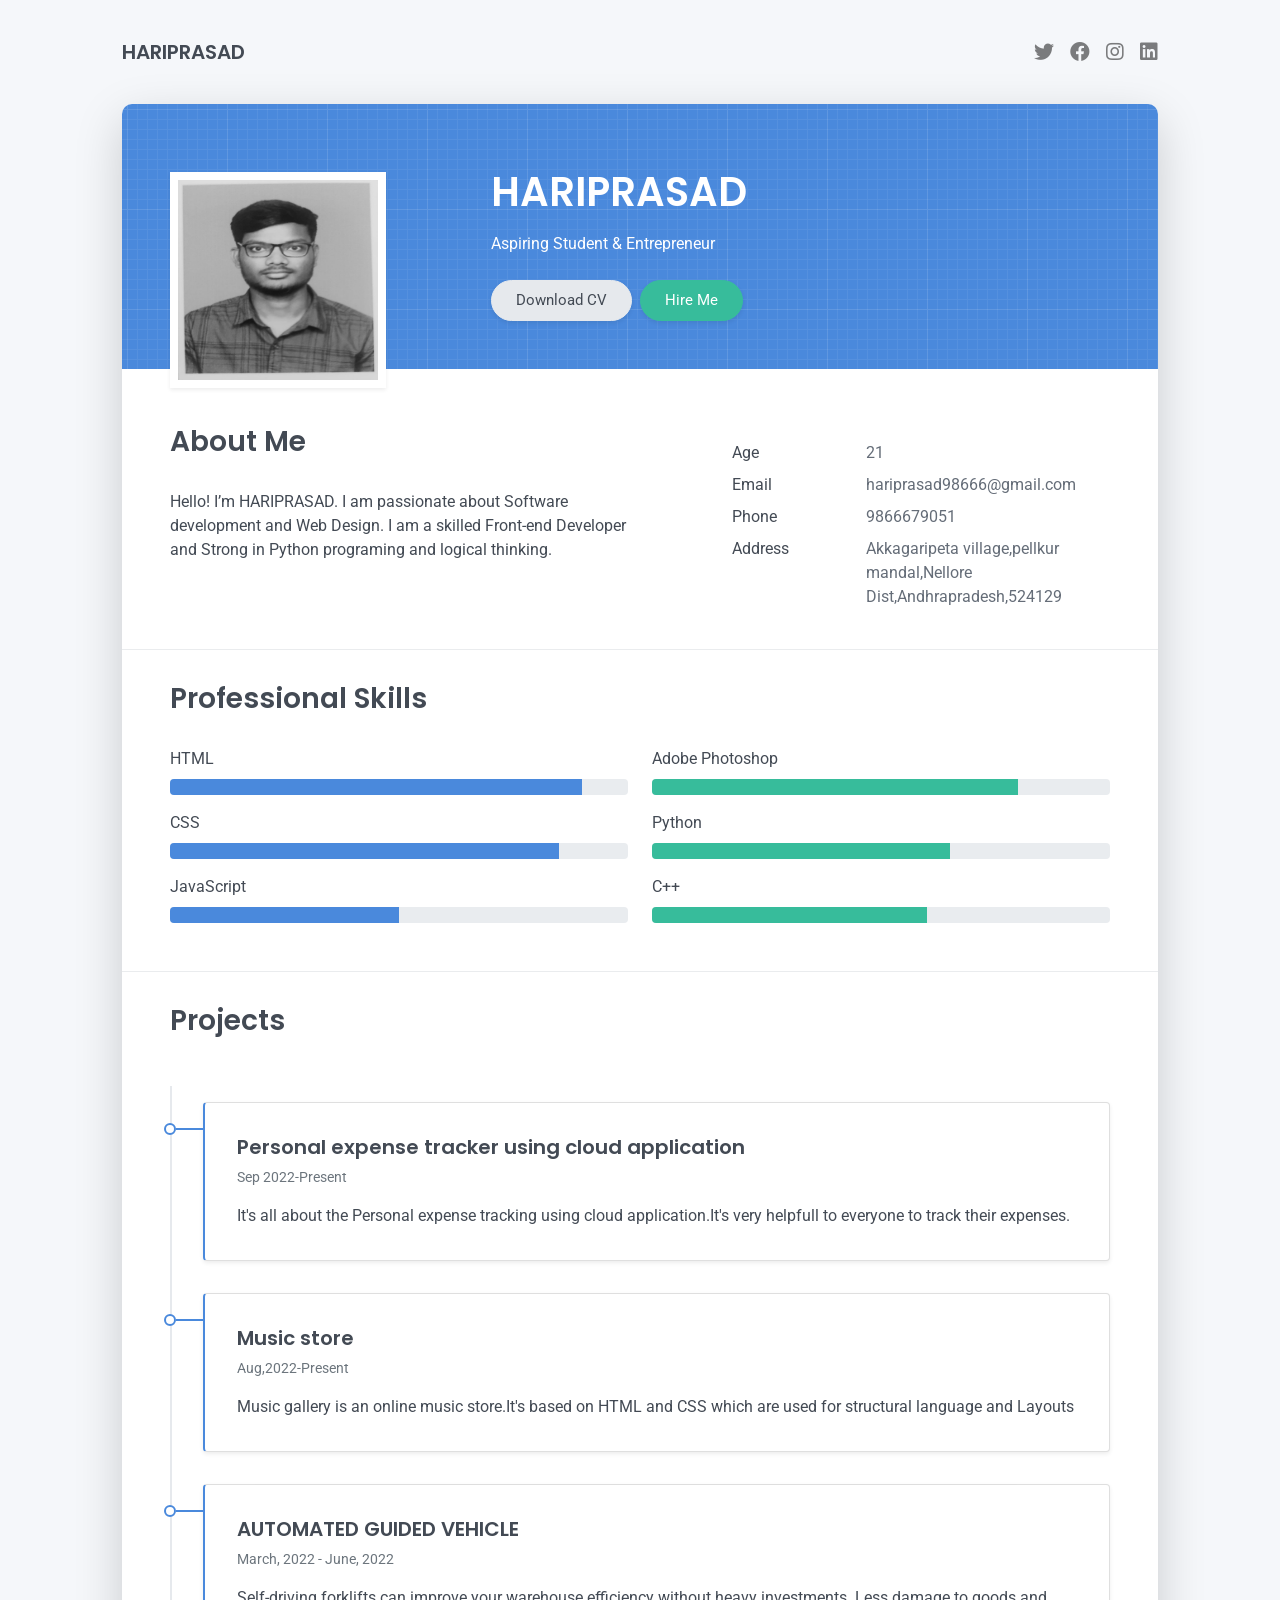
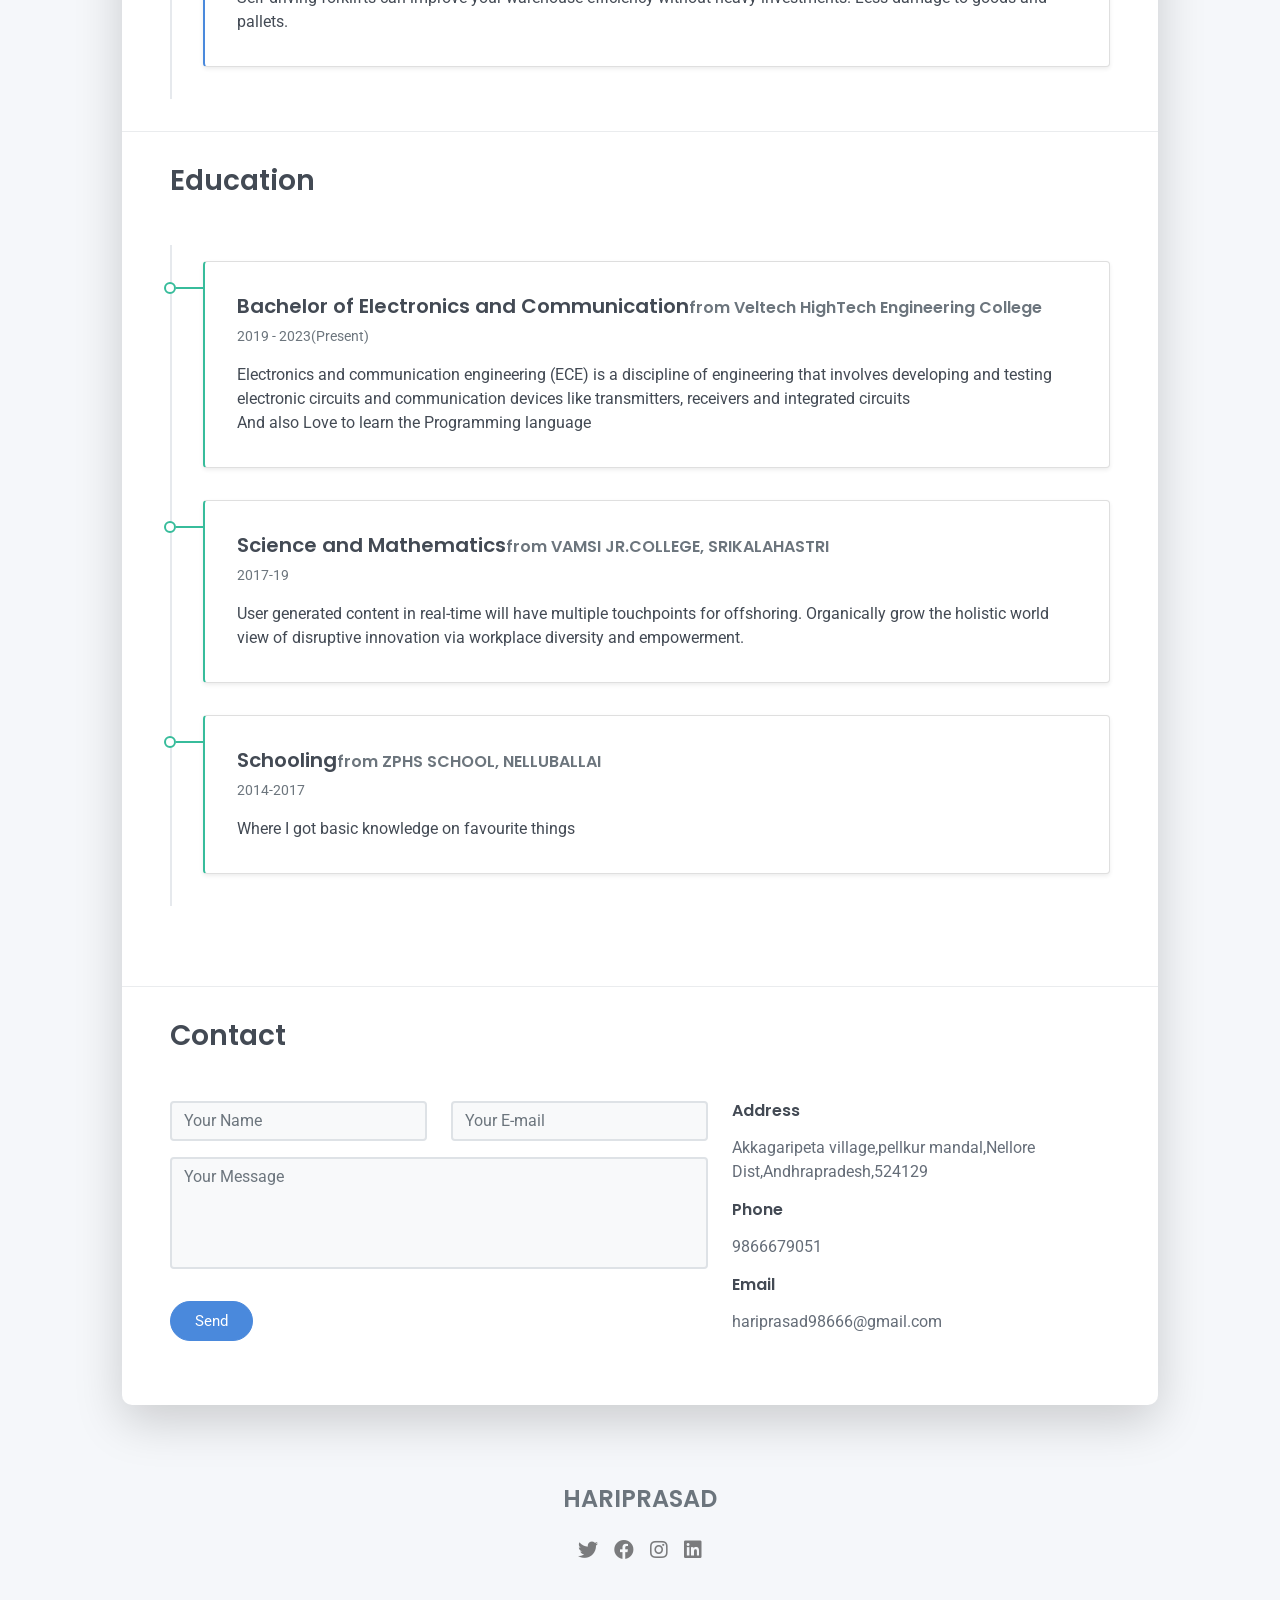
<file: Assignment1/Hari Assignment 1/index.html>
<!DOCTYPE html>
<html lang="en-US">
  <head>
    <meta charset="UTF-8">
    <meta http-equiv="X-UA-Compatible" content="IE=edge">
    <meta name="viewport" content="width=device-width, initial-scale=1">
    <title>HARIPRASAD</title>
    <link rel="preconnect" href="https://fonts.gstatic.com" crossorigin="crossorigin"/>
    <link rel="preload" as="style" href="https://fonts.googleapis.com/css2?family=Poppins:wght@600&amp;family=Roboto:wght@300;400;500;700&amp;display=swap"/>
    <link rel="stylesheet" href="https://fonts.googleapis.com/css2?family=Poppins:wght@600&amp;family=Roboto:wght@300;400;500;700&amp;display=swap" media="print" onload="this.media='all'"/>
    <noscript>
      <link rel="stylesheet" href="https://fonts.googleapis.com/css2?family=Poppins:wght@600&amp;family=Roboto:wght@300;400;500;700&amp;display=swap"/>
    </noscript>
    <link href="css/font-awesome/css/all.min.css?ver=1.2.0" rel="stylesheet">
    <link href="css/bootstrap.min.css?ver=1.2.0" rel="stylesheet">
    <link href="css/aos.css?ver=1.2.0" rel="stylesheet">
    <link href="css/main.css?ver=1.2.0" rel="stylesheet">
    <noscript>
      <style type="text/css">
        [data-aos] {
            opacity: 1 !important;
            transform: translate(0) scale(1) !important;
        }
      </style>
    </noscript>
  </head>
  <body id="top">
    <header class="d-print-none">
      <div class="container text-center text-lg-left">
        <div class="py-3 clearfix">
          <h1 class="site-title mb-0">HARIPRASAD</h1>
          <div class="site-nav">
            <nav role="navigation">
              <ul class="nav justify-content-center">
                <li class="nav-item"><a class="nav-link" href="https://twitter.com/HariPra50368245?t=o59VBictCMjIFVO6HHezWg&s=08" title="Twitter"><i class="fab fa-twitter"></i><span class="menu-title sr-only">Twitter</span></a>
                </li>
                <li class="nav-item"><a class="nav-link" href="https://www.facebook.com/powerhari.darling" title="Facebook"><i class="fab fa-facebook"></i><span class="menu-title sr-only">Facebook</span></a>
                </li>
                <li class="nav-item"><a class="nav-link" href="https://www.instagram.com/hari._.single?r=nametag" title="Instagram"><i class="fab fa-instagram"></i><span class="menu-title sr-only">Instagram</span></a>
                </li>
                <li class="nav-item"><a class="nav-link" href="https://www.linkedin.com/in/thaidulapati-hari-prasad-285184237" title="linkedin"><i class="fab fa-linkedin"></i><span class="menu-title sr-only">Github</span></a>
                </li>
              </ul>
            </nav>
          </div>
        </div>
      </div>
    </header>
    <div class="page-content">
      <div class="container">
<div class="cover shadow-lg bg-white">
  <div class="cover-bg p-3 p-lg-4 text-white">
    <div class="row">
      <div class="col-lg-4 col-md-5">
        <div class="avatar hover-effect bg-white shadow-sm p-1"><img src="images/Hari Prasad.jpeg" width="200" height="200"/></div>
      </div>
      <div class="col-lg-8 col-md-7 text-center text-md-start">
        <h2 class="h1 mt-2" data-aos="fade-left" data-aos-delay="0">HARIPRASAD</h2>
        <p data-aos="fade-left" data-aos-delay="100">Aspiring Student & Entrepreneur</p>
        <div class="d-print-none" data-aos="fade-left" data-aos-delay="200"><a class="btn btn-light text-dark shadow-sm mt-1 me-1" href="right-resume.pdf" target="_blank">Download CV</a><a class="btn btn-success shadow-sm mt-1" href="#contact">Hire Me</a></div>
      </div>
    </div>
  </div>
  <div class="about-section pt-4 px-3 px-lg-4 mt-1">
    <div class="row">
      <div class="col-md-6">
        <h2 class="h3 mb-3">About Me</h2>
        <p>Hello! I’m HARIPRASAD. I am passionate about Software development and Web Design. I am a skilled Front-end Developer and Strong in Python programing and logical thinking.</p>
      </div>
      <div class="col-md-5 offset-md-1">
        <div class="row mt-2">
          <div class="col-sm-4">
            <div class="pb-1">Age</div>
          </div>
          <div class="col-sm-8">
            <div class="pb-1 text-secondary">21</div>
          </div>
          <div class="col-sm-4">
            <div class="pb-1">Email</div>
          </div>
          <div class="col-sm-8">
            <div class="pb-1 text-secondary">hariprasad98666@gmail.com</div>
          </div>
          <div class="col-sm-4">
            <div class="pb-1">Phone</div>
          </div>
          <div class="col-sm-8">
            <div class="pb-1 text-secondary">9866679051</div>
          </div>
          <div class="col-sm-4">
            <div class="pb-1">Address</div>
          </div>
          <div class="col-sm-8">
            <div class="pb-1 text-secondary">Akkagaripeta village,pellkur mandal,Nellore Dist,Andhrapradesh,524129</div>
          </div>
        </div>
      </div>
    </div>
  </div>
  <hr class="d-print-none"/>
  <div class="skills-section px-3 px-lg-4">
    <h2 class="h3 mb-3">Professional Skills</h2>
    <div class="row">
      <div class="col-md-6">
        <div class="mb-2"><span>HTML</span>
          <div class="progress my-1">
            <div class="progress-bar bg-primary" role="progressbar" data-aos="zoom-in-right" data-aos-delay="100" data-aos-anchor=".skills-section" style="width: 90%" aria-valuenow="90" aria-valuemin="0" aria-valuemax="100"></div>
          </div>
        </div>
        <div class="mb-2"><span>CSS</span>
          <div class="progress my-1">
            <div class="progress-bar bg-primary" role="progressbar" data-aos="zoom-in-right" data-aos-delay="200" data-aos-anchor=".skills-section" style="width: 85%" aria-valuenow="85" aria-valuemin="0" aria-valuemax="100"></div>
          </div>
        </div>
        <div class="mb-2"><span>JavaScript</span>
          <div class="progress my-1">
            <div class="progress-bar bg-primary" role="progressbar" data-aos="zoom-in-right" data-aos-delay="100" data-aos-anchor=".skills-section" style="width: 50%" aria-valuenow="50" aria-valuemin="0" aria-valuemax="100"></div>
          </div>
        </div>
      </div>
      <div class="col-md-6">
        <div class="mb-2"><span>Adobe Photoshop</span>
          <div class="progress my-1">
            <div class="progress-bar bg-success" role="progressbar" data-aos="zoom-in-right" data-aos-delay="400" data-aos-anchor=".skills-section" style="width: 80%" aria-valuenow="90" aria-valuemin="0" aria-valuemax="100"></div>
          </div>
        </div>
        <div class="mb-2"><span>Python</span>
          <div class="progress my-1">
            <div class="progress-bar bg-success" role="progressbar" data-aos="zoom-in-right" data-aos-delay="500" data-aos-anchor=".skills-section" style="width: 65%" aria-valuenow="85" aria-valuemin="0" aria-valuemax="100"></div>
          </div>
        </div>
        <div class="mb-2"><span>C++</span>
          <div class="progress my-1">
            <div class="progress-bar bg-success" role="progressbar" data-aos="zoom-in-right" data-aos-delay="600" data-aos-anchor=".skills-section" style="width: 60%" aria-valuenow="75" aria-valuemin="0" aria-valuemax="100"></div>
          </div>
        </div>
      </div>
    </div>
  </div>
  <hr class="d-print-none"/>
  <div class="projects-section px-3 px-lg-4">
    <h2 class="h3 mb-4">Projects</h2>
    <div class="timeline">
      <div class="timeline-card timeline-card-primary card shadow-sm">
        <div class="card-body">
          <div class="h5 mb-1">Personal expense tracker using cloud application<span class="text-muted h6"></span></div>
          <div class="text-muted text-small mb-2">Sep 2022-Present</div>
          <div>It's all about the Personal expense tracking using cloud application.It's very helpfull to everyone to track their expenses.</div>
        </div>
      </div>
      <div class="timeline-card timeline-card-primary card shadow-sm">
        <div class="card-body">
          <div class="h5 mb-1">Music store <span class="text-muted h6"></span></div>
          <div class="text-muted text-small mb-2">Aug,2022-Present</div>
          <div>Music gallery is an online music store.It's based on HTML and CSS which are used for structural language and Layouts </div>
        </div>
      </div>
      <div class="timeline-card timeline-card-primary card shadow-sm">
        <div class="card-body">
          <div class="h5 mb-1">AUTOMATED GUIDED VEHICLE<span class="text-muted h6"></span></div>
          <div class="text-muted text-small mb-2">March, 2022 - June, 2022</div>
          <div>Self-driving forklifts can improve your warehouse efficiency without heavy investments. Less damage to goods and pallets.</div>
        </div>
      </div>
    </div>
  </div>
  <hr class="d-print-none"/>
  <div class="page-break"></div>
  <div class="education-section px-3 px-lg-4 pb-4">
    <h2 class="h3 mb-4">Education</h2>
    <div class="timeline">
      <div class="timeline-card timeline-card-success card shadow-sm">
        <div class="card-body">
          <div class="h5 mb-1">Bachelor of Electronics and Communication<span class="text-muted h6">from Veltech HighTech Engineering College</span></div>
          <div class="text-muted text-small mb-2">2019 - 2023(Present)</div>
          <div>Electronics and communication engineering (ECE) is a discipline of engineering that involves developing and testing electronic circuits and communication devices like transmitters, receivers and integrated circuits<br>And also Love to learn the Programming language</div>
        </div>
      </div>
      <div class="timeline-card timeline-card-success card shadow-sm">
        <div class="card-body">
          <div class="h5 mb-1">Science and Mathematics<span class="text-muted h6">from VAMSI JR.COLLEGE, SRIKALAHASTRI </span></div>
          <div class="text-muted text-small mb-2">2017-19</div>
          <div>User generated content in real-time will have multiple touchpoints for offshoring. Organically grow the holistic world view of disruptive innovation via workplace diversity and empowerment.</div>
        </div>
      </div>
      <div class="timeline-card timeline-card-success card shadow-sm">
        <div class="card-body">
          <div class="h5 mb-1">Schooling<span class="text-muted h6">from ZPHS SCHOOL, NELLUBALLAI </span></div>
          <div class="text-muted text-small mb-2">2014-2017</div>
          <div>Where I got basic knowledge on favourite things</div>
        </div>
      </div>
    </div>
  </div>
  <hr class="d-print-none"/>
  <div class="contant-section px-3 px-lg-4 pb-4" id="contact">
    <h2 class="h3 text mb-3">Contact</h2>
    <div class="row">
      <div class="col-md-7 d-print-none">
        <div class="my-2"><form action="https://formspree.io/your@email.com"
    method="POST">
  <div class="row">
    <div class="col-6">
      <input class="form-control" type="text" id="name" name="name" placeholder="Your Name" required>
    </div>
    <div class="col-6">
      <input class="form-control" type="email" id="email" name="_replyto" placeholder="Your E-mail" required>
    </div>
  </div>
  <div class="form-group my-2">
    <textarea class="form-control" style="resize: none;" id="message" name="message" rows="4"  placeholder="Your Message" required></textarea>
  </div>
  <button class="btn btn-primary mt-2" type="submit">Send</button>
</form>
        </div>
      </div>
      <div class="col">
        <div class="mt-2">
          <h3 class="h6">Address</h3>
          <div class="pb-2 text-secondary">Akkagaripeta village,pellkur mandal,Nellore Dist,Andhrapradesh,524129</div>
          <h3 class="h6">Phone</h3>
          <div class="pb-2 text-secondary">9866679051</div>
          <h3 class="h6">Email</h3>
          <div class="pb-2 text-secondary">hariprasad98666@gmail.com</div>
        </div>
      </div>
      <div class="col d-none d-print-block">
        <div class="mt-2">
          <div>
            <div class="mb-2">
              <div class="text-dark"><i class="fab fa-twitter mr-1"></i><span>https://twitter.com/HariPra50368245?t=o59VBictCMjIFVO6HHezWg&s=08</span>
              </div>
            </div>
            <div class="mb-2">
              <div class="text-dark"><i class="fab fa-facebook mr-1">https://www.facebook.com/powerhari.darling</i><span></span>
              </div>
            </div>
            <div class="mb-2">
              <div class="text-dark"><i class="fab fa-instagram mr-1">https://www.instagram.com/hari._.single?r=nametag</i><span></span>
              </div>
            </div>
            <div class="mb-2">
              <div class="text-dark"><i class="fab fa-linkedin mr-1">https://www.linkedin.com/in/thaidulapati-hari-prasad-285184237</i><span></span>
              </div>
            </div>
          </div>
        </div>
      </div>
    </div>
  </div>
</div></div>
    </div>
    <footer class="pt-4 pb-4 text-muted text-center d-print-none">
      <div class="container">
        <div class="my-3">
          <div class="h4">HARIPRASAD</div>
          <div class="footer-nav">
            <nav role="navigation">
              <ul class="nav justify-content-center">
                <li class="nav-item"><a class="nav-link" href="https://twitter.com/HariPra50368245?t=o59VBictCMjIFVO6HHezWg&s=08" title="Twitter"><i class="fab fa-twitter"></i><span class="menu-title sr-only">Twitter</span></a>
                </li>
                <li class="nav-item"><a class="nav-link" href="https://www.facebook.com/powerhari.darling" title="Facebook"><i class="fab fa-facebook"></i><span class="menu-title sr-only">Facebook</span></a>
                </li>
                <li class="nav-item"><a class="nav-link" href="https://www.instagram.com/hari._.single?r=nametag" title="Instagram"><i class="fab fa-instagram"></i><span class="menu-title sr-only">Instagram</span></a>
                </li>
                <li class="nav-item"><a class="nav-link" href="https://www.linkedin.com/in/thaidulapati-hari-prasad-285184237" title="linkedin"><i class="fab fa-linkedin"></i><span class="menu-title sr-only">linkedin</span></a>
                </li>
              </ul>
            </nav>
          </div>
        </div>
    </footer>
    <script src="scripts/bootstrap.bundle.min.js?ver=1.2.0"></script>
    <script src="scripts/aos.js?ver=1.2.0"></script>
    <script src="scripts/main.js?ver=1.2.0"></script>
  </body>
</html>
</file>
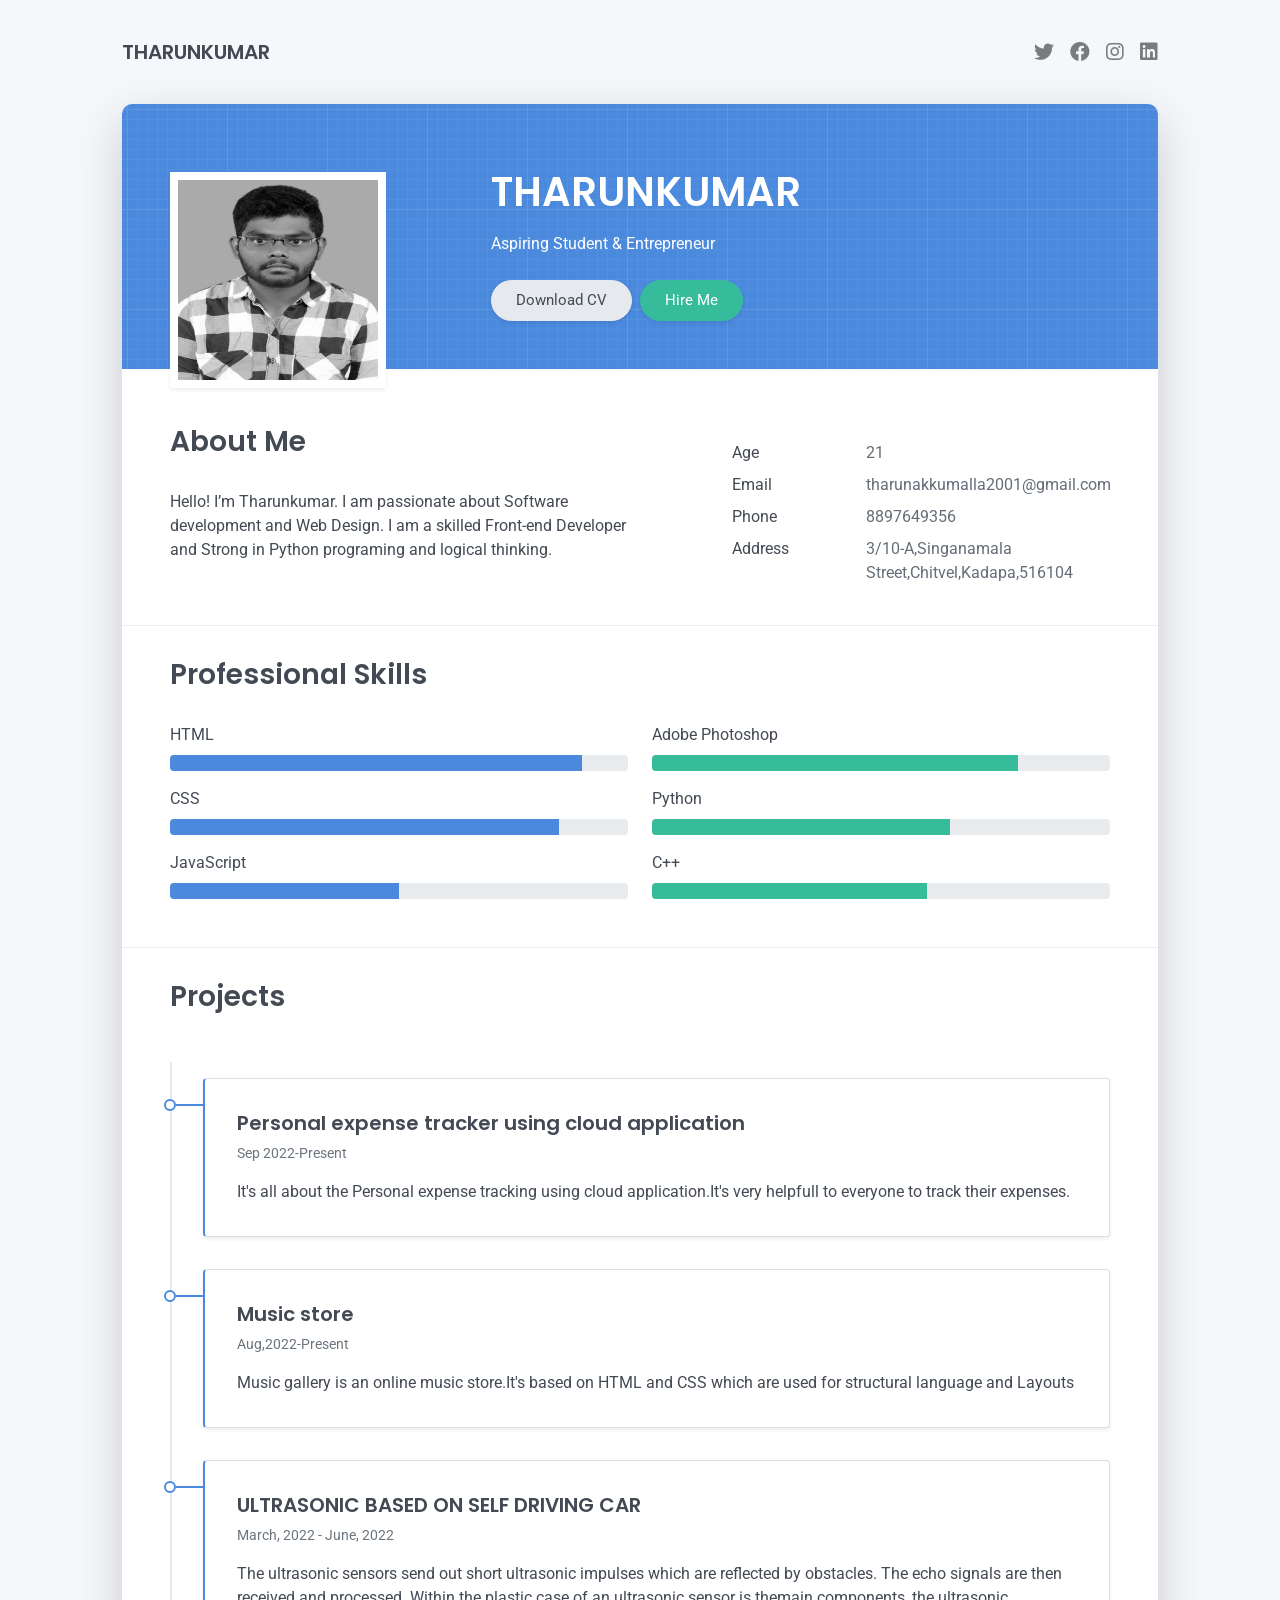
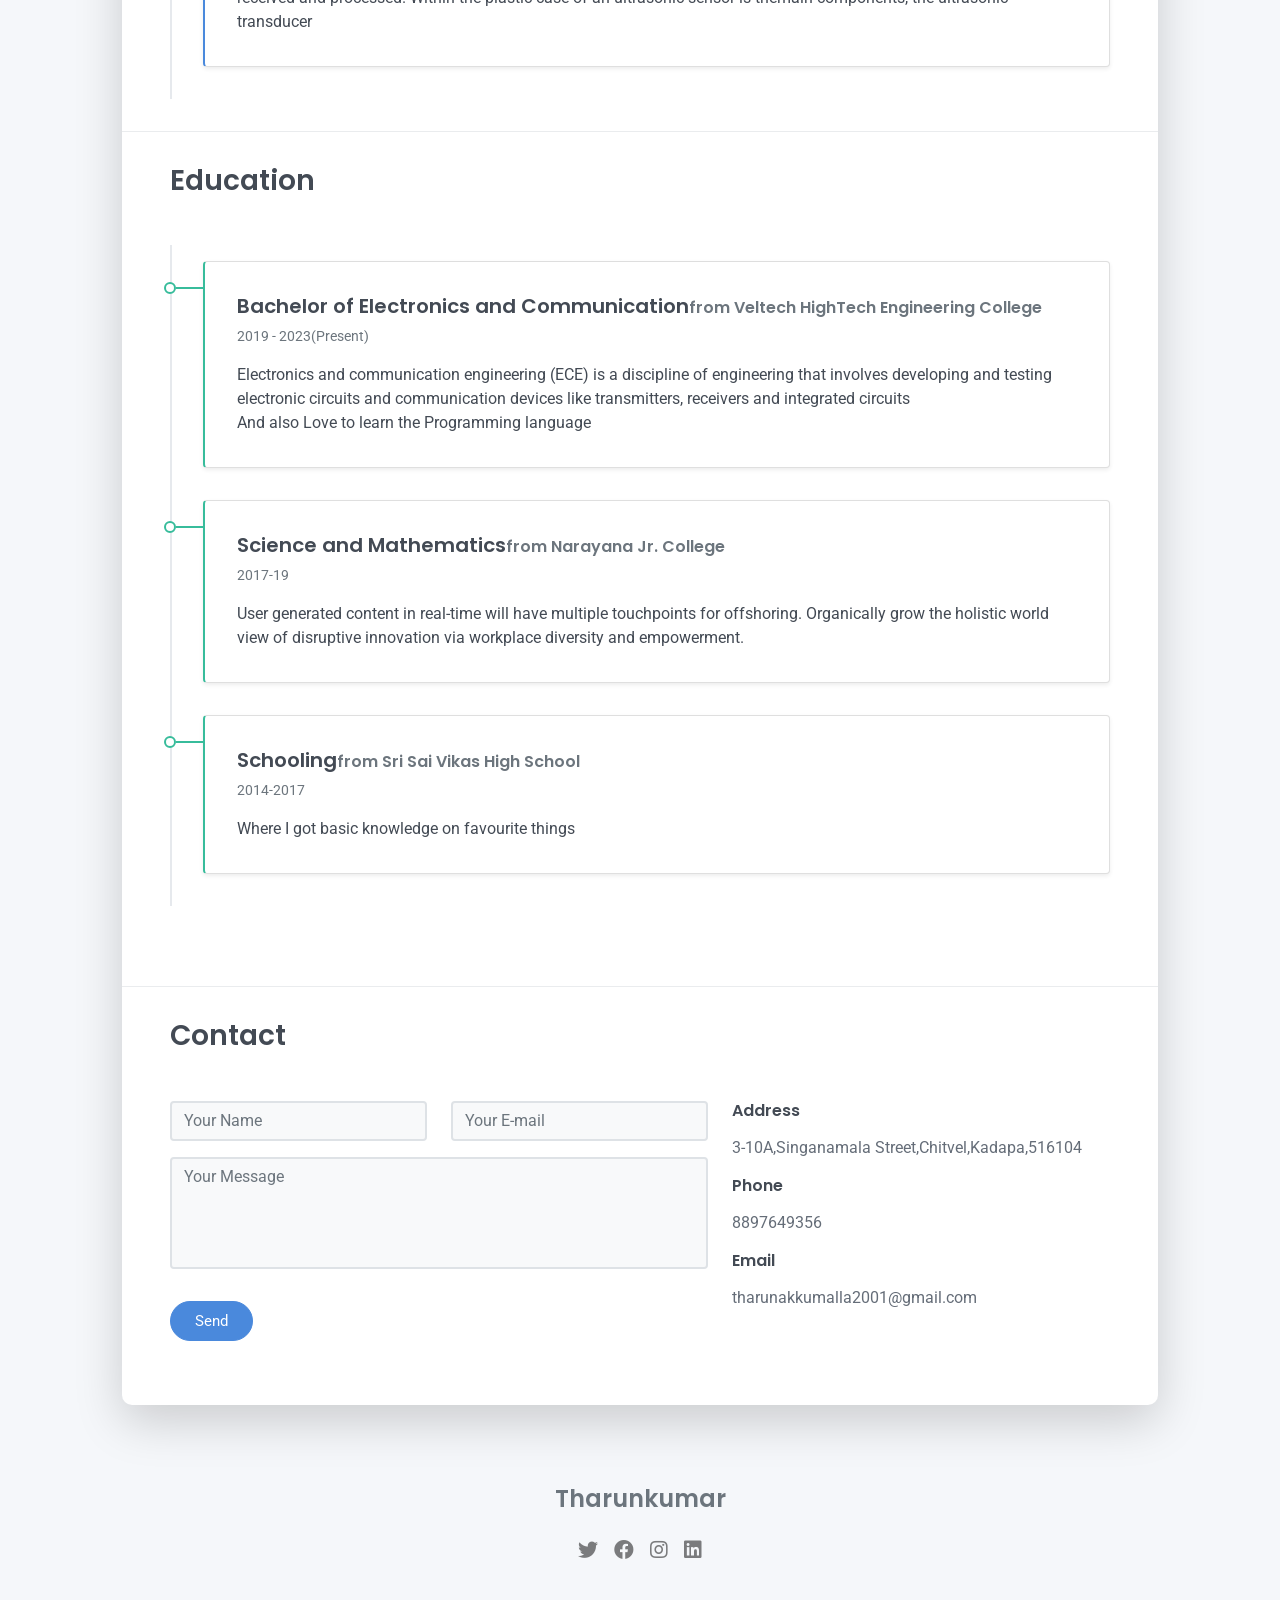
<file: Assignment1/Tharunkumar Assignment 1/index.html>
<!DOCTYPE html>
<html lang="en-US">
  <head>
    <meta charset="UTF-8">
    <meta http-equiv="X-UA-Compatible" content="IE=edge">
    <meta name="viewport" content="width=device-width, initial-scale=1">
    <title>Tharun Kumar </title>
    <link rel="preconnect" href="https://fonts.gstatic.com" crossorigin="crossorigin"/>
    <link rel="preload" as="style" href="https://fonts.googleapis.com/css2?family=Poppins:wght@600&amp;family=Roboto:wght@300;400;500;700&amp;display=swap"/>
    <link rel="stylesheet" href="https://fonts.googleapis.com/css2?family=Poppins:wght@600&amp;family=Roboto:wght@300;400;500;700&amp;display=swap" media="print" onload="this.media='all'"/>
    <noscript>
      <link rel="stylesheet" href="https://fonts.googleapis.com/css2?family=Poppins:wght@600&amp;family=Roboto:wght@300;400;500;700&amp;display=swap"/>
    </noscript>
    <link href="css/font-awesome/css/all.min.css?ver=1.2.0" rel="stylesheet">
    <link href="css/bootstrap.min.css?ver=1.2.0" rel="stylesheet">
    <link href="css/aos.css?ver=1.2.0" rel="stylesheet">
    <link href="css/main.css?ver=1.2.0" rel="stylesheet">
    <noscript>
      <style type="text/css">
        [data-aos] {
            opacity: 1 !important;
            transform: translate(0) scale(1) !important;
        }
      </style>
    </noscript>
  </head>
  <body id="top">
    <header class="d-print-none">
      <div class="container text-center text-lg-left">
        <div class="py-3 clearfix">
          <h1 class="site-title mb-0">THARUNKUMAR</h1>
          <div class="site-nav">
            <nav role="navigation">
              <ul class="nav justify-content-center">
                <li class="nav-item"><a class="nav-link" href="https://twitter.com/Tharun_1212" title="Twitter"><i class="fab fa-twitter"></i><span class="menu-title sr-only">Twitter</span></a>
                </li>
                <li class="nav-item"><a class="nav-link" href="https://www.facebook.com/tharun.akumalla.9" title="Facebook"><i class="fab fa-facebook"></i><span class="menu-title sr-only">Facebook</span></a>
                </li>
                <li class="nav-item"><a class="nav-link" href="https://www.instagram.com/tharunakkumalla/" title="Instagram"><i class="fab fa-instagram"></i><span class="menu-title sr-only">Instagram</span></a>
                </li>
                <li class="nav-item"><a class="nav-link" href="https://www.linkedin.com/in/tharunkumar2001/" title="linkedin"><i class="fab fa-linkedin"></i><span class="menu-title sr-only">Github</span></a>
                </li>
              </ul>
            </nav>
          </div>
        </div>
      </div>
    </header>
    <div class="page-content">
      <div class="container">
<div class="cover shadow-lg bg-white">
  <div class="cover-bg p-3 p-lg-4 text-white">
    <div class="row">
      <div class="col-lg-4 col-md-5">
        <div class="avatar hover-effect bg-white shadow-sm p-1"><img src="images/avatar.jpeg" width="200" height="200"/></div>
      </div>
      <div class="col-lg-8 col-md-7 text-center text-md-start">
        <h2 class="h1 mt-2" data-aos="fade-left" data-aos-delay="0">THARUNKUMAR</h2>
        <p data-aos="fade-left" data-aos-delay="100">Aspiring Student & Entrepreneur</p>
        <div class="d-print-none" data-aos="fade-left" data-aos-delay="200"><a class="btn btn-light text-dark shadow-sm mt-1 me-1" href="right-resume.pdf" target="_blank">Download CV</a><a class="btn btn-success shadow-sm mt-1" href="#contact">Hire Me</a></div>
      </div>
    </div>
  </div>
  <div class="about-section pt-4 px-3 px-lg-4 mt-1">
    <div class="row">
      <div class="col-md-6">
        <h2 class="h3 mb-3">About Me</h2>
        <p>Hello! I’m Tharunkumar. I am passionate about Software development and Web Design. I am a skilled Front-end Developer and Strong in Python programing and logical thinking.</p>
      </div>
      <div class="col-md-5 offset-md-1">
        <div class="row mt-2">
          <div class="col-sm-4">
            <div class="pb-1">Age</div>
          </div>
          <div class="col-sm-8">
            <div class="pb-1 text-secondary">21</div>
          </div>
          <div class="col-sm-4">
            <div class="pb-1">Email</div>
          </div>
          <div class="col-sm-8">
            <div class="pb-1 text-secondary">tharunakkumalla2001@gmail.com</div>
          </div>
          <div class="col-sm-4">
            <div class="pb-1">Phone</div>
          </div>
          <div class="col-sm-8">
            <div class="pb-1 text-secondary">8897649356</div>
          </div>
          <div class="col-sm-4">
            <div class="pb-1">Address</div>
          </div>
          <div class="col-sm-8">
            <div class="pb-1 text-secondary">3/10-A,Singanamala Street,Chitvel,Kadapa,516104</div>
          </div>
        </div>
      </div>
    </div>
  </div>
  <hr class="d-print-none"/>
  <div class="skills-section px-3 px-lg-4">
    <h2 class="h3 mb-3">Professional Skills</h2>
    <div class="row">
      <div class="col-md-6">
        <div class="mb-2"><span>HTML</span>
          <div class="progress my-1">
            <div class="progress-bar bg-primary" role="progressbar" data-aos="zoom-in-right" data-aos-delay="100" data-aos-anchor=".skills-section" style="width: 90%" aria-valuenow="90" aria-valuemin="0" aria-valuemax="100"></div>
          </div>
        </div>
        <div class="mb-2"><span>CSS</span>
          <div class="progress my-1">
            <div class="progress-bar bg-primary" role="progressbar" data-aos="zoom-in-right" data-aos-delay="200" data-aos-anchor=".skills-section" style="width: 85%" aria-valuenow="85" aria-valuemin="0" aria-valuemax="100"></div>
          </div>
        </div>
        <div class="mb-2"><span>JavaScript</span>
          <div class="progress my-1">
            <div class="progress-bar bg-primary" role="progressbar" data-aos="zoom-in-right" data-aos-delay="100" data-aos-anchor=".skills-section" style="width: 50%" aria-valuenow="50" aria-valuemin="0" aria-valuemax="100"></div>
          </div>
        </div>
      </div>
      <div class="col-md-6">
        <div class="mb-2"><span>Adobe Photoshop</span>
          <div class="progress my-1">
            <div class="progress-bar bg-success" role="progressbar" data-aos="zoom-in-right" data-aos-delay="400" data-aos-anchor=".skills-section" style="width: 80%" aria-valuenow="90" aria-valuemin="0" aria-valuemax="100"></div>
          </div>
        </div>
        <div class="mb-2"><span>Python</span>
          <div class="progress my-1">
            <div class="progress-bar bg-success" role="progressbar" data-aos="zoom-in-right" data-aos-delay="500" data-aos-anchor=".skills-section" style="width: 65%" aria-valuenow="85" aria-valuemin="0" aria-valuemax="100"></div>
          </div>
        </div>
        <div class="mb-2"><span>C++</span>
          <div class="progress my-1">
            <div class="progress-bar bg-success" role="progressbar" data-aos="zoom-in-right" data-aos-delay="600" data-aos-anchor=".skills-section" style="width: 60%" aria-valuenow="75" aria-valuemin="0" aria-valuemax="100"></div>
          </div>
        </div>
      </div>
    </div>
  </div>
  <hr class="d-print-none"/>
  <div class="projects-section px-3 px-lg-4">
    <h2 class="h3 mb-4">Projects</h2>
    <div class="timeline">
      <div class="timeline-card timeline-card-primary card shadow-sm">
        <div class="card-body">
          <div class="h5 mb-1">Personal expense tracker using cloud application<span class="text-muted h6"></span></div>
          <div class="text-muted text-small mb-2">Sep 2022-Present</div>
          <div>It's all about the Personal expense tracking using cloud application.It's very helpfull to everyone to track their expenses.</div>
        </div>
      </div>
      <div class="timeline-card timeline-card-primary card shadow-sm">
        <div class="card-body">
          <div class="h5 mb-1">Music store <span class="text-muted h6"></span></div>
          <div class="text-muted text-small mb-2">Aug,2022-Present</div>
          <div>Music gallery is an online music store.It's based on HTML and CSS which are used for structural language and Layouts </div>
        </div>
      </div>
      <div class="timeline-card timeline-card-primary card shadow-sm">
        <div class="card-body">
          <div class="h5 mb-1">ULTRASONIC BASED ON SELF DRIVING CAR <span class="text-muted h6"></span></div>
          <div class="text-muted text-small mb-2">March, 2022 - June, 2022</div>
          <div>The ultrasonic sensors send out short ultrasonic impulses which are reflected by obstacles. The echo signals are then received and processed. Within the plastic case of an ultrasonic sensor is themain components, the ultrasonic transducer</div>
        </div>
      </div>
    </div>
  </div>
  <hr class="d-print-none"/>
  <div class="page-break"></div>
  <div class="education-section px-3 px-lg-4 pb-4">
    <h2 class="h3 mb-4">Education</h2>
    <div class="timeline">
      <div class="timeline-card timeline-card-success card shadow-sm">
        <div class="card-body">
          <div class="h5 mb-1">Bachelor of Electronics and Communication<span class="text-muted h6">from Veltech HighTech Engineering College</span></div>
          <div class="text-muted text-small mb-2">2019 - 2023(Present)</div>
          <div>Electronics and communication engineering (ECE) is a discipline of engineering that involves developing and testing electronic circuits and communication devices like transmitters, receivers and integrated circuits<br>And also Love to learn the Programming language</div>
        </div>
      </div>
      <div class="timeline-card timeline-card-success card shadow-sm">
        <div class="card-body">
          <div class="h5 mb-1">Science and Mathematics<span class="text-muted h6">from Narayana Jr. College</span></div>
          <div class="text-muted text-small mb-2">2017-19</div>
          <div>User generated content in real-time will have multiple touchpoints for offshoring. Organically grow the holistic world view of disruptive innovation via workplace diversity and empowerment.</div>
        </div>
      </div>
      <div class="timeline-card timeline-card-success card shadow-sm">
        <div class="card-body">
          <div class="h5 mb-1">Schooling<span class="text-muted h6">from Sri Sai Vikas High School</span></div>
          <div class="text-muted text-small mb-2">2014-2017</div>
          <div>Where I got basic knowledge on favourite things</div>
        </div>
      </div>
    </div>
  </div>
  <hr class="d-print-none"/>
  <div class="contant-section px-3 px-lg-4 pb-4" id="contact">
    <h2 class="h3 text mb-3">Contact</h2>
    <div class="row">
      <div class="col-md-7 d-print-none">
        <div class="my-2"><form action="https://formspree.io/your@email.com"
    method="POST">
  <div class="row">
    <div class="col-6">
      <input class="form-control" type="text" id="name" name="name" placeholder="Your Name" required>
    </div>
    <div class="col-6">
      <input class="form-control" type="email" id="email" name="_replyto" placeholder="Your E-mail" required>
    </div>
  </div>
  <div class="form-group my-2">
    <textarea class="form-control" style="resize: none;" id="message" name="message" rows="4"  placeholder="Your Message" required></textarea>
  </div>
  <button class="btn btn-primary mt-2" type="submit">Send</button>
</form>
        </div>
      </div>
      <div class="col">
        <div class="mt-2">
          <h3 class="h6">Address</h3>
          <div class="pb-2 text-secondary">3-10A,Singanamala Street,Chitvel,Kadapa,516104</div>
          <h3 class="h6">Phone</h3>
          <div class="pb-2 text-secondary">8897649356</div>
          <h3 class="h6">Email</h3>
          <div class="pb-2 text-secondary">tharunakkumalla2001@gmail.com</div>
        </div>
      </div>
      <div class="col d-none d-print-block">
        <div class="mt-2">
          <div>
            <div class="mb-2">
              <div class="text-dark"><i class="fab fa-twitter mr-1"></i><span>https://twitter.com/templateflip</span>
              </div>
            </div>
            <div class="mb-2">
              <div class="text-dark"><i class="fab fa-facebook mr-1"></i><span>https://www.facebook.com/templateflip</span>
              </div>
            </div>
            <div class="mb-2">
              <div class="text-dark"><i class="fab fa-instagram mr-1"></i><span>https://www.instagram.com/templateflip</span>
              </div>
            </div>
            <div class="mb-2">
              <div class="text-dark"><i class="fab fa-github mr-1"></i><span>https://github.com/templateflip</span>
              </div>
            </div>
          </div>
        </div>
      </div>
    </div>
  </div>
</div></div>
    </div>
    <footer class="pt-4 pb-4 text-muted text-center d-print-none">
      <div class="container">
        <div class="my-3">
          <div class="h4">Tharunkumar</div>
          <div class="footer-nav">
            <nav role="navigation">
              <ul class="nav justify-content-center">
                <li class="nav-item"><a class="nav-link" href="https://twitter.com/Tharun_1212" title="Twitter"><i class="fab fa-twitter"></i><span class="menu-title sr-only">Twitter</span></a>
                </li>
                <li class="nav-item"><a class="nav-link" href="https://www.facebook.com/tharun.akumalla.9" title="Facebook"><i class="fab fa-facebook"></i><span class="menu-title sr-only">Facebook</span></a>
                </li>
                <li class="nav-item"><a class="nav-link" href="https://www.instagram.com/tharunakkumalla/" title="Instagram"><i class="fab fa-instagram"></i><span class="menu-title sr-only">Instagram</span></a>
                </li>
                <li class="nav-item"><a class="nav-link" href="https://www.linkedin.com/in/tharunkumar2001/" title="linkedin"><i class="fab fa-linkedin"></i><span class="menu-title sr-only">linkedin</span></a>
                </li>
              </ul>
            </nav>
          </div>
        </div>
    </footer>
    <script src="scripts/bootstrap.bundle.min.js?ver=1.2.0"></script>
    <script src="scripts/aos.js?ver=1.2.0"></script>
    <script src="scripts/main.js?ver=1.2.0"></script>
  </body>
</html>
</file>
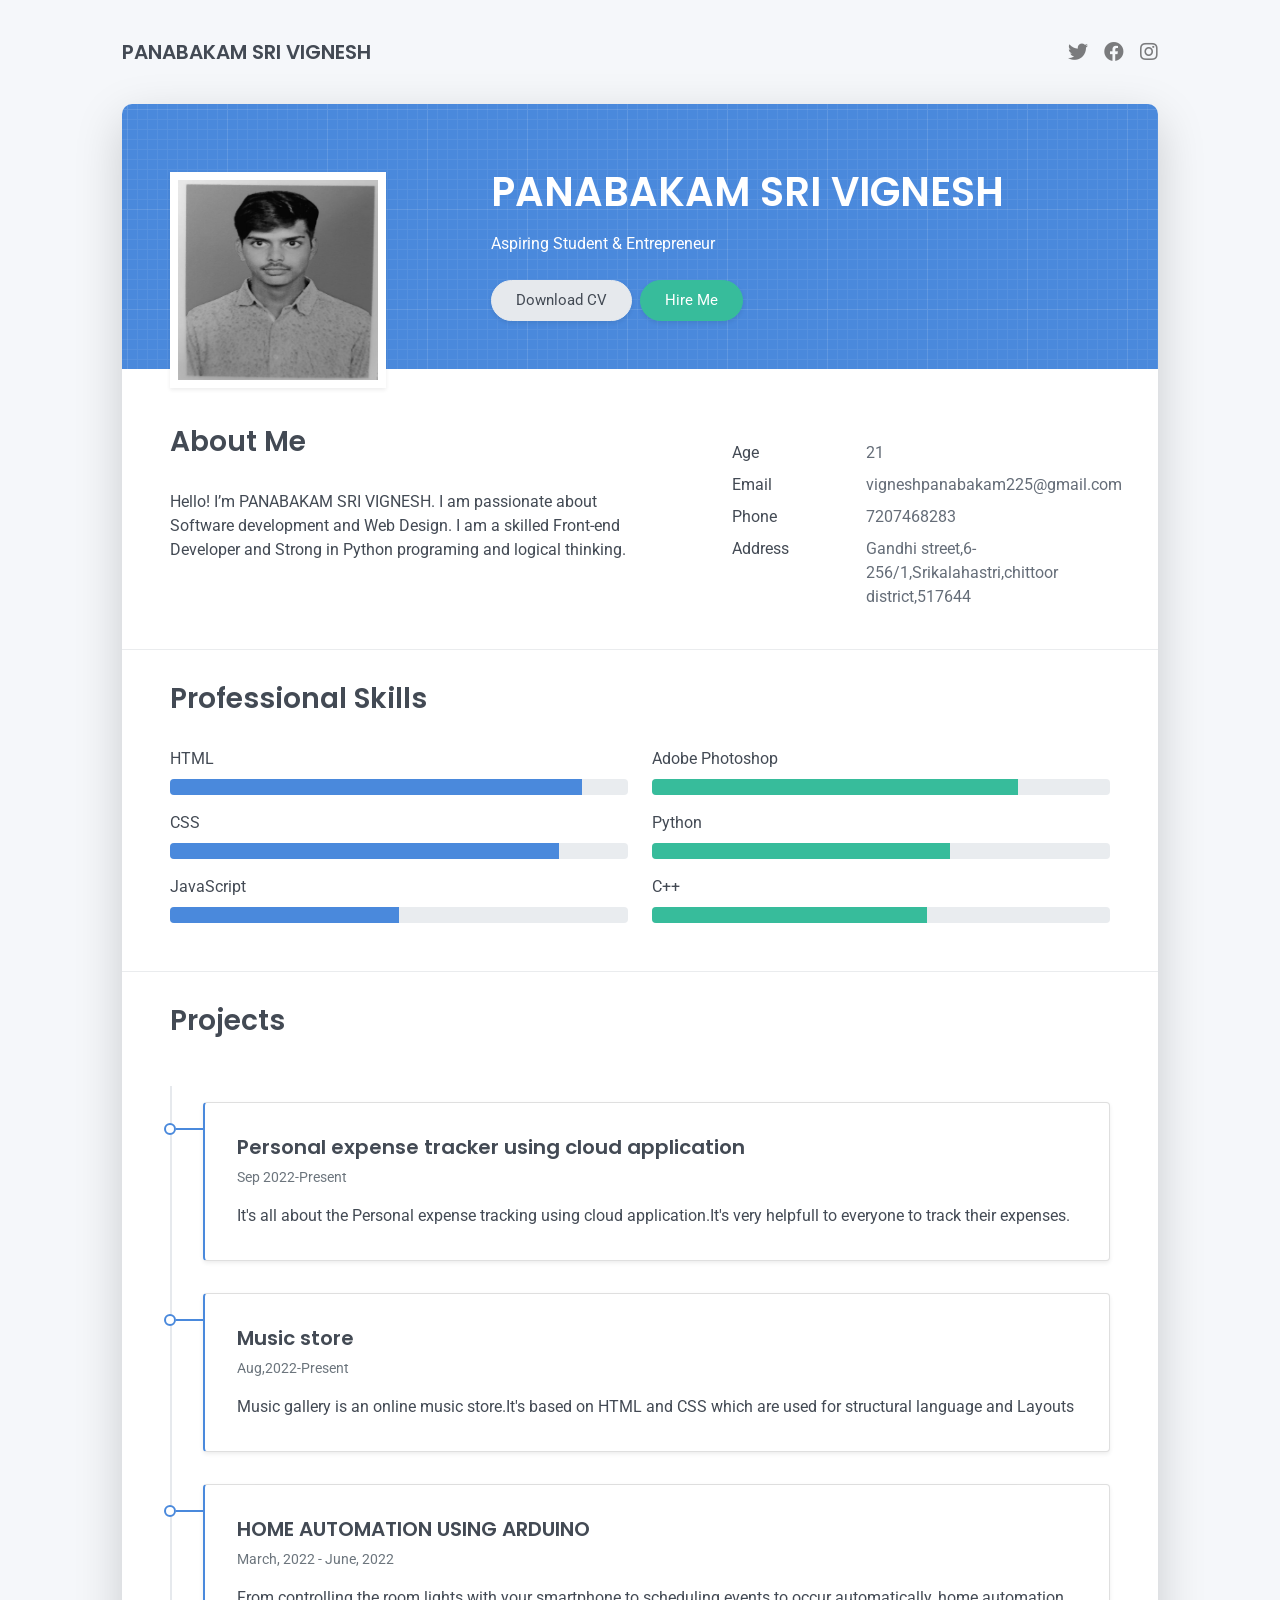
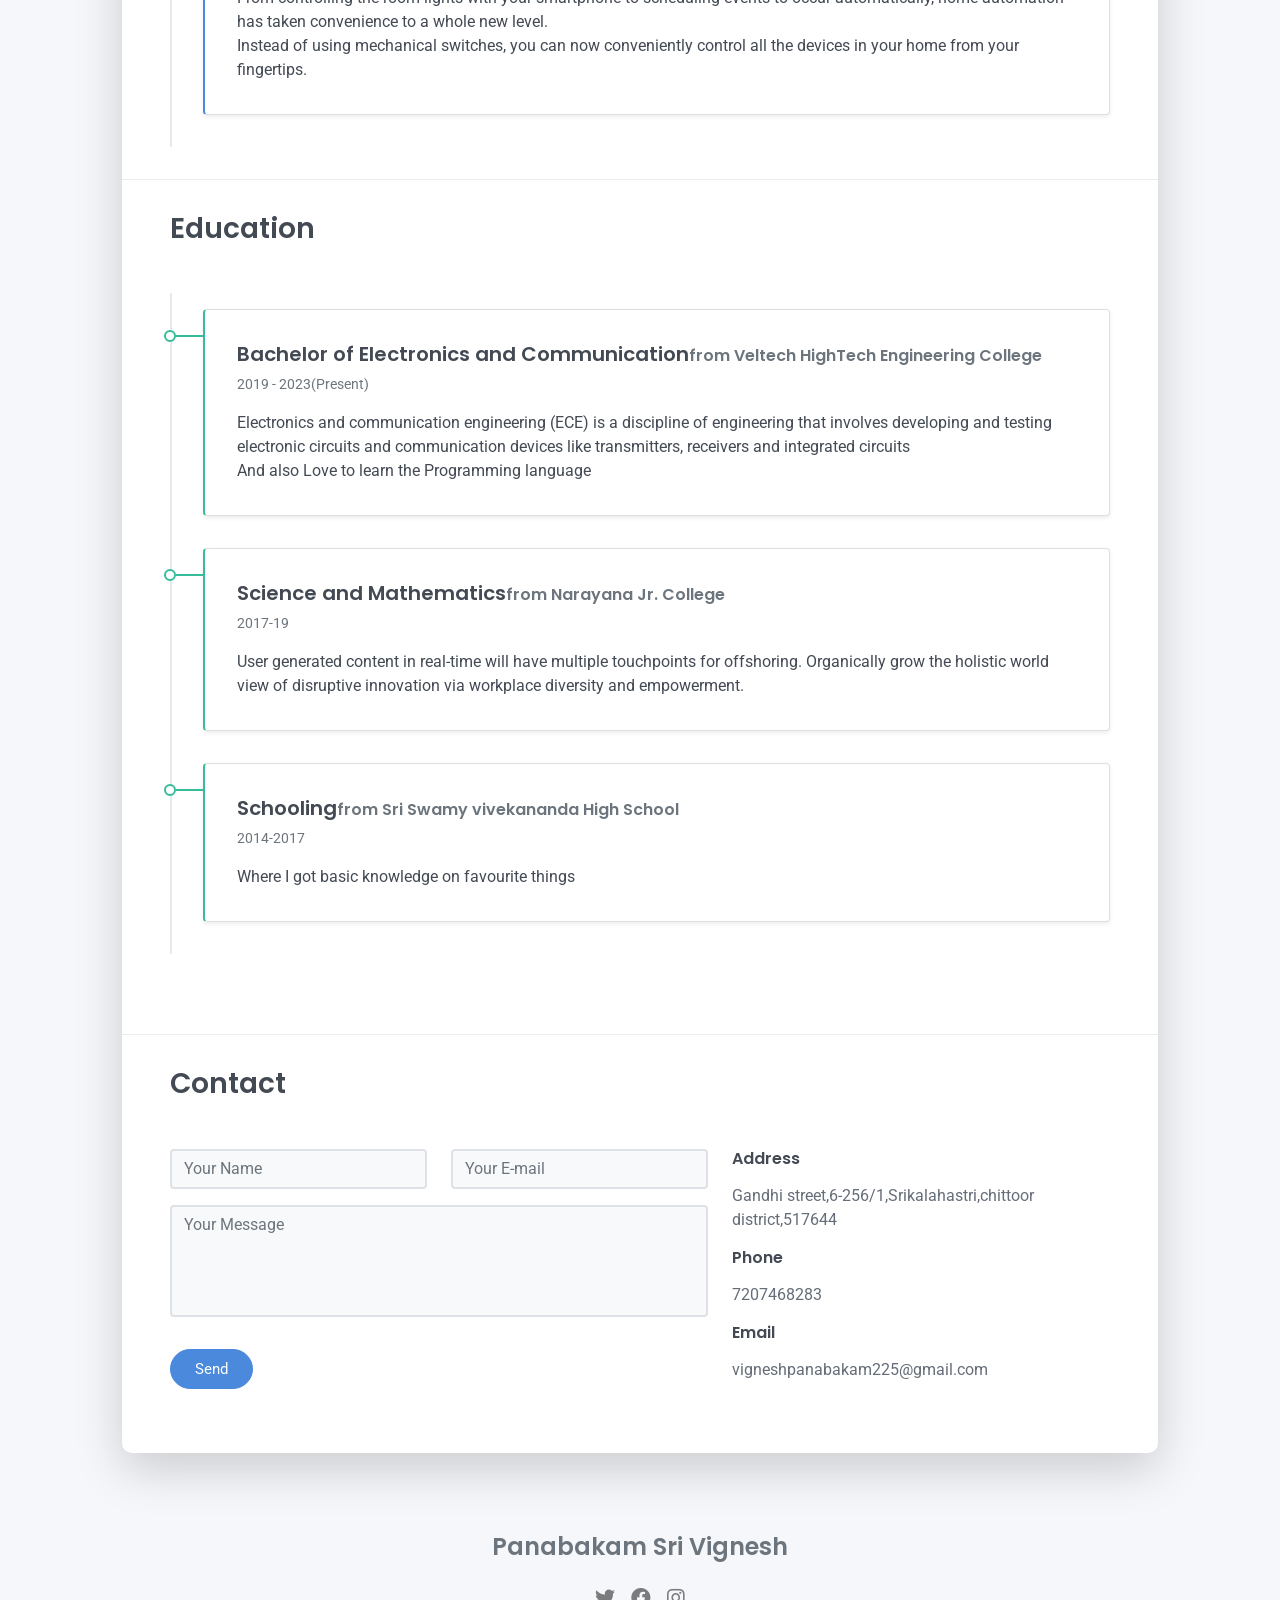
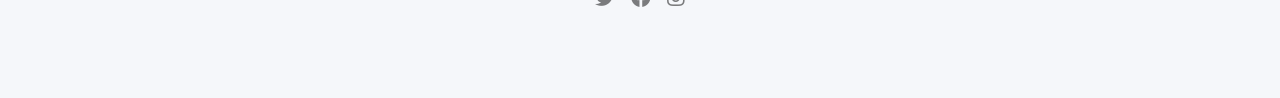
<file: Assignment1/Panabakam sri vignesh/Vignesh Assignment 1/index.html>
<!DOCTYPE html>
<html lang="en-US">
  <head>
    <meta charset="UTF-8">
    <meta http-equiv="X-UA-Compatible" content="IE=edge">
    <meta name="viewport" content="width=device-width, initial-scale=1">
    <title>PANABAKAM SRI VIGNESH </title>
    <link rel="preconnect" href="https://fonts.gstatic.com" crossorigin="crossorigin"/>
    <link rel="preload" as="style" href="https://fonts.googleapis.com/css2?family=Poppins:wght@600&amp;family=Roboto:wght@300;400;500;700&amp;display=swap"/>
    <link rel="stylesheet" href="https://fonts.googleapis.com/css2?family=Poppins:wght@600&amp;family=Roboto:wght@300;400;500;700&amp;display=swap" media="print" onload="this.media='all'"/>
    <noscript>
      <link rel="stylesheet" href="https://fonts.googleapis.com/css2?family=Poppins:wght@600&amp;family=Roboto:wght@300;400;500;700&amp;display=swap"/>
    </noscript>
    <link href="css/font-awesome/css/all.min.css?ver=1.2.0" rel="stylesheet">
    <link href="css/bootstrap.min.css?ver=1.2.0" rel="stylesheet">
    <link href="css/aos.css?ver=1.2.0" rel="stylesheet">
    <link href="css/main.css?ver=1.2.0" rel="stylesheet">
    <noscript>
      <style type="text/css">
        [data-aos] {
            opacity: 1 !important;
            transform: translate(0) scale(1) !important;
        }
      </style>
    </noscript>
  </head>
  <body id="top">
    <header class="d-print-none">
      <div class="container text-center text-lg-left">
        <div class="py-3 clearfix">
          <h1 class="site-title mb-0">PANABAKAM SRI VIGNESH</h1>
          <div class="site-nav">
            <nav role="navigation">
              <ul class="nav justify-content-center">
                <li class="nav-item"><a class="nav-link" href="https://twitter.com/viggi225?t=J9BQyQ-MiRqjTOTbUedSAw&s=08" title="Twitter"><i class="fab fa-twitter"></i><span class="menu-title sr-only">Twitter</span></a>
                </li>
                <li class="nav-item"><a class="nav-link" href="https://www.facebook.com/profile.php?id=100010369516266" title="Facebook"><i class="fab fa-facebook"></i><span class="menu-title sr-only">Facebook</span></a>
                </li>
                <li class="nav-item"><a class="nav-link" href="https://www.instagram.com/vignu._.14/" title="Instagram"><i class="fab fa-instagram"></i><span class="menu-title sr-only">Instagram</span></a>
              </ul>
            </nav>
          </div>
        </div>
      </div>
    </header>
    <div class="page-content">
      <div class="container">
<div class="cover shadow-lg bg-white">
  <div class="cover-bg p-3 p-lg-4 text-white">
    <div class="row">
      <div class="col-lg-4 col-md-5">
        <div class="avatar hover-effect bg-white shadow-sm p-1"><img src="images/Vignesh.jpeg" width="200" height="200"/></div>
      </div>
      <div class="col-lg-8 col-md-7 text-center text-md-start">
        <h2 class="h1 mt-2" data-aos="fade-left" data-aos-delay="0">PANABAKAM SRI VIGNESH</h2>
        <p data-aos="fade-left" data-aos-delay="100">Aspiring Student & Entrepreneur</p>
        <div class="d-print-none" data-aos="fade-left" data-aos-delay="200"><a class="btn btn-light text-dark shadow-sm mt-1 me-1" href="right-resume.pdf" target="_blank">Download CV</a><a class="btn btn-success shadow-sm mt-1" href="#contact">Hire Me</a></div>
      </div>
    </div>
  </div>
  <div class="about-section pt-4 px-3 px-lg-4 mt-1">
    <div class="row">
      <div class="col-md-6">
        <h2 class="h3 mb-3">About Me</h2>
        <p>Hello! I’m PANABAKAM SRI VIGNESH. I am passionate about Software development and Web Design. I am a skilled Front-end Developer and Strong in Python programing and logical thinking.</p>
      </div>
      <div class="col-md-5 offset-md-1">
        <div class="row mt-2">
          <div class="col-sm-4">
            <div class="pb-1">Age</div>
          </div>
          <div class="col-sm-8">
            <div class="pb-1 text-secondary">21</div>
          </div>
          <div class="col-sm-4">
            <div class="pb-1">Email</div>
          </div>
          <div class="col-sm-8">
            <div class="pb-1 text-secondary">vigneshpanabakam225@gmail.com</div>
          </div>
          <div class="col-sm-4">
            <div class="pb-1">Phone</div>
          </div>
          <div class="col-sm-8">
            <div class="pb-1 text-secondary">7207468283</div>
          </div>
          <div class="col-sm-4">
            <div class="pb-1">Address</div>
          </div>
          <div class="col-sm-8">
            <div class="pb-1 text-secondary">Gandhi street,6-256/1,Srikalahastri,chittoor district,517644</div>
          </div>
        </div>
      </div>
    </div>
  </div>
  <hr class="d-print-none"/>
  <div class="skills-section px-3 px-lg-4">
    <h2 class="h3 mb-3">Professional Skills</h2>
    <div class="row">
      <div class="col-md-6">
        <div class="mb-2"><span>HTML</span>
          <div class="progress my-1">
            <div class="progress-bar bg-primary" role="progressbar" data-aos="zoom-in-right" data-aos-delay="100" data-aos-anchor=".skills-section" style="width: 90%" aria-valuenow="90" aria-valuemin="0" aria-valuemax="100"></div>
          </div>
        </div>
        <div class="mb-2"><span>CSS</span>
          <div class="progress my-1">
            <div class="progress-bar bg-primary" role="progressbar" data-aos="zoom-in-right" data-aos-delay="200" data-aos-anchor=".skills-section" style="width: 85%" aria-valuenow="85" aria-valuemin="0" aria-valuemax="100"></div>
          </div>
        </div>
        <div class="mb-2"><span>JavaScript</span>
          <div class="progress my-1">
            <div class="progress-bar bg-primary" role="progressbar" data-aos="zoom-in-right" data-aos-delay="100" data-aos-anchor=".skills-section" style="width: 50%" aria-valuenow="50" aria-valuemin="0" aria-valuemax="100"></div>
          </div>
        </div>
      </div>
      <div class="col-md-6">
        <div class="mb-2"><span>Adobe Photoshop</span>
          <div class="progress my-1">
            <div class="progress-bar bg-success" role="progressbar" data-aos="zoom-in-right" data-aos-delay="400" data-aos-anchor=".skills-section" style="width: 80%" aria-valuenow="90" aria-valuemin="0" aria-valuemax="100"></div>
          </div>
        </div>
        <div class="mb-2"><span>Python</span>
          <div class="progress my-1">
            <div class="progress-bar bg-success" role="progressbar" data-aos="zoom-in-right" data-aos-delay="500" data-aos-anchor=".skills-section" style="width: 65%" aria-valuenow="85" aria-valuemin="0" aria-valuemax="100"></div>
          </div>
        </div>
        <div class="mb-2"><span>C++</span>
          <div class="progress my-1">
            <div class="progress-bar bg-success" role="progressbar" data-aos="zoom-in-right" data-aos-delay="600" data-aos-anchor=".skills-section" style="width: 60%" aria-valuenow="75" aria-valuemin="0" aria-valuemax="100"></div>
          </div>
        </div>
      </div>
    </div>
  </div>
  <hr class="d-print-none"/>
  <div class="projects-section px-3 px-lg-4">
    <h2 class="h3 mb-4">Projects</h2>
    <div class="timeline">
      <div class="timeline-card timeline-card-primary card shadow-sm">
        <div class="card-body">
          <div class="h5 mb-1">Personal expense tracker using cloud application<span class="text-muted h6"></span></div>
          <div class="text-muted text-small mb-2">Sep 2022-Present</div>
          <div>It's all about the Personal expense tracking using cloud application.It's very helpfull to everyone to track their expenses.</div>
        </div>
      </div>
      <div class="timeline-card timeline-card-primary card shadow-sm">
        <div class="card-body">
          <div class="h5 mb-1">Music store <span class="text-muted h6"></span></div>
          <div class="text-muted text-small mb-2">Aug,2022-Present</div>
          <div>Music gallery is an online music store.It's based on HTML and CSS which are used for structural language and Layouts </div>
        </div>
      </div>
      <div class="timeline-card timeline-card-primary card shadow-sm">
        <div class="card-body">
          <div class="h5 mb-1">HOME AUTOMATION USING ARDUINO <span class="text-muted h6"></span></div>
          <div class="text-muted text-small mb-2">March, 2022 - June, 2022</div>
          <div>From controlling the room lights with your smartphone to scheduling events to occur automatically, home automation has taken convenience to a whole new level.<br>Instead of using mechanical switches, you can now conveniently control all the devices in your home from your fingertips.</div>
        </div>
      </div>
    </div>
  </div>
  <hr class="d-print-none"/>
  <div class="page-break"></div>
  <div class="education-section px-3 px-lg-4 pb-4">
    <h2 class="h3 mb-4">Education</h2>
    <div class="timeline">
      <div class="timeline-card timeline-card-success card shadow-sm">
        <div class="card-body">
          <div class="h5 mb-1">Bachelor of Electronics and Communication<span class="text-muted h6">from Veltech HighTech Engineering College</span></div>
          <div class="text-muted text-small mb-2">2019 - 2023(Present)</div>
          <div>Electronics and communication engineering (ECE) is a discipline of engineering that involves developing and testing electronic circuits and communication devices like transmitters, receivers and integrated circuits<br>And also Love to learn the Programming language</div>
        </div>
      </div>
      <div class="timeline-card timeline-card-success card shadow-sm">
        <div class="card-body">
          <div class="h5 mb-1">Science and Mathematics<span class="text-muted h6">from Narayana Jr. College</span></div>
          <div class="text-muted text-small mb-2">2017-19</div>
          <div>User generated content in real-time will have multiple touchpoints for offshoring. Organically grow the holistic world view of disruptive innovation via workplace diversity and empowerment.</div>
        </div>
      </div>
      <div class="timeline-card timeline-card-success card shadow-sm">
        <div class="card-body">
          <div class="h5 mb-1">Schooling<span class="text-muted h6">from Sri Swamy vivekananda High School</span></div>
          <div class="text-muted text-small mb-2">2014-2017</div>
          <div>Where I got basic knowledge on favourite things</div>
        </div>
      </div>
    </div>
  </div>
  <hr class="d-print-none"/>
  <div class="contant-section px-3 px-lg-4 pb-4" id="contact">
    <h2 class="h3 text mb-3">Contact</h2>
    <div class="row">
      <div class="col-md-7 d-print-none">
        <div class="my-2"><form action="https://formspree.io/your@email.com"
    method="POST">
  <div class="row">
    <div class="col-6">
      <input class="form-control" type="text" id="name" name="name" placeholder="Your Name" required>
    </div>
    <div class="col-6">
      <input class="form-control" type="email" id="email" name="_replyto" placeholder="Your E-mail" required>
    </div>
  </div>
  <div class="form-group my-2">
    <textarea class="form-control" style="resize: none;" id="message" name="message" rows="4"  placeholder="Your Message" required></textarea>
  </div>
  <button class="btn btn-primary mt-2" type="submit">Send</button>
</form>
        </div>
      </div>
      <div class="col">
        <div class="mt-2">
          <h3 class="h6">Address</h3>
          <div class="pb-2 text-secondary">Gandhi street,6-256/1,Srikalahastri,chittoor district,517644</div>
          <h3 class="h6">Phone</h3>
          <div class="pb-2 text-secondary">7207468283</div>
          <h3 class="h6">Email</h3>
          <div class="pb-2 text-secondary">vigneshpanabakam225@gmail.com</div>
        </div>
      </div>
      <div class="col d-none d-print-block">
        <div class="mt-2">
          <div>
            <div class="mb-2">
              <div class="text-dark"><i class="fab fa-twitter mr-1"></i><span>https://twitter.com/viggi225?t=J9BQyQ-MiRqjTOTbUedSAw&s=08</span>
              </div>
            </div>
            <div class="mb-2">
              <div class="text-dark"><i class="fab fa-facebook mr-1"></i><span>https://www.facebook.com/profile.php?id=100010369516266</span>
              </div>
            </div>
            <div class="mb-2">
              <div class="text-dark"><i class="fab fa-instagram mr-1"></i><span>https://www.instagram.com/vignu._.14/</span>
              </div>
            </div>
            </div>
          </div>
        </div>
      </div>
    </div>
  </div>
</div></div>
    </div>
    <footer class="pt-4 pb-4 text-muted text-center d-print-none">
      <div class="container">
        <div class="my-3">
          <div class="h4">Panabakam Sri Vignesh</div>
          <div class="footer-nav">
            <nav role="navigation">
              <ul class="nav justify-content-center">
                <li class="nav-item"><a class="nav-link" href="https://twitter.com/viggi225?t=J9BQyQ-MiRqjTOTbUedSAw&s=08" title="Twitter"><i class="fab fa-twitter"></i><span class="menu-title sr-only">Twitter</span></a>
                </li>
                <li class="nav-item"><a class="nav-link" href="https://www.facebook.com/profile.php?id=100010369516266" title="Facebook"><i class="fab fa-facebook"></i><span class="menu-title sr-only">Facebook</span></a>
                </li>
                <li class="nav-item"><a class="nav-link" href="https://www.instagram.com/vignu._.14/" title="Instagram"><i class="fab fa-instagram"></i><span class="menu-title sr-only">Instagram</span></a>
                </li>
                </li>
              </ul>
            </nav>
          </div>
        </div>
    </footer>
    <script src="scripts/bootstrap.bundle.min.js?ver=1.2.0"></script>
    <script src="scripts/aos.js?ver=1.2.0"></script>
    <script src="scripts/main.js?ver=1.2.0"></script>
  </body>
</html>
</file>
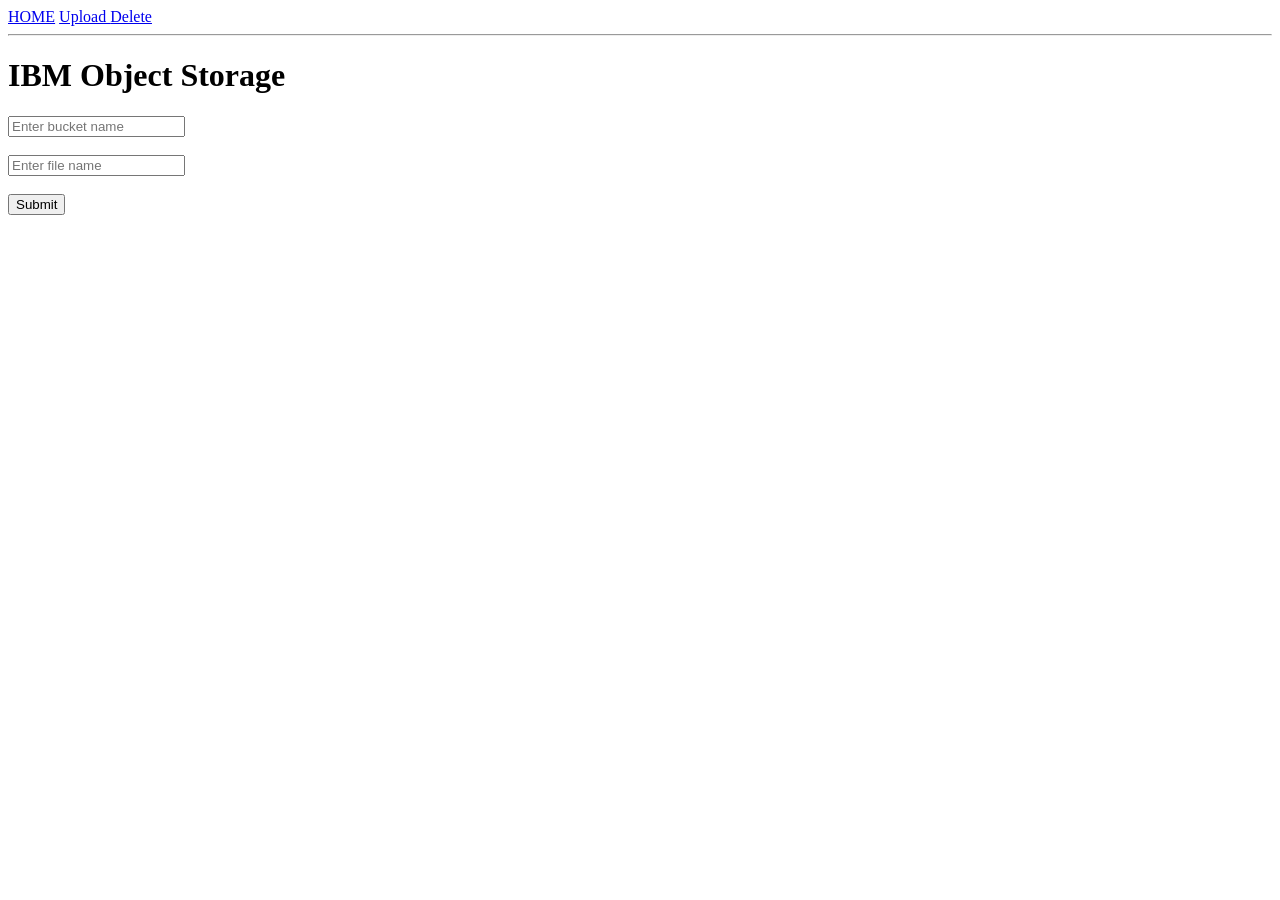
<file: Assignment2/Hari Assignment 2/templates/delete.html>
<html>
   <body>

	<a href="/">HOME</a>
	<a href="/uploader">Upload </a>
	<a href="/deletefile">Delete </a>
	<br><hr>

<h1>IBM Object Storage</h1>

      <form action = "/deletefile" method = "POST" >
   
		 <input type = "text" placeholder="Enter bucket name" name = "bucket" />
		 <br>
		 <br>
		 <input type = "text" placeholder="Enter file name" name = "filename" />
		 <br>
		 <br>
         <input type = "submit"/>
      </form>   
   </body>
</html>
</file>
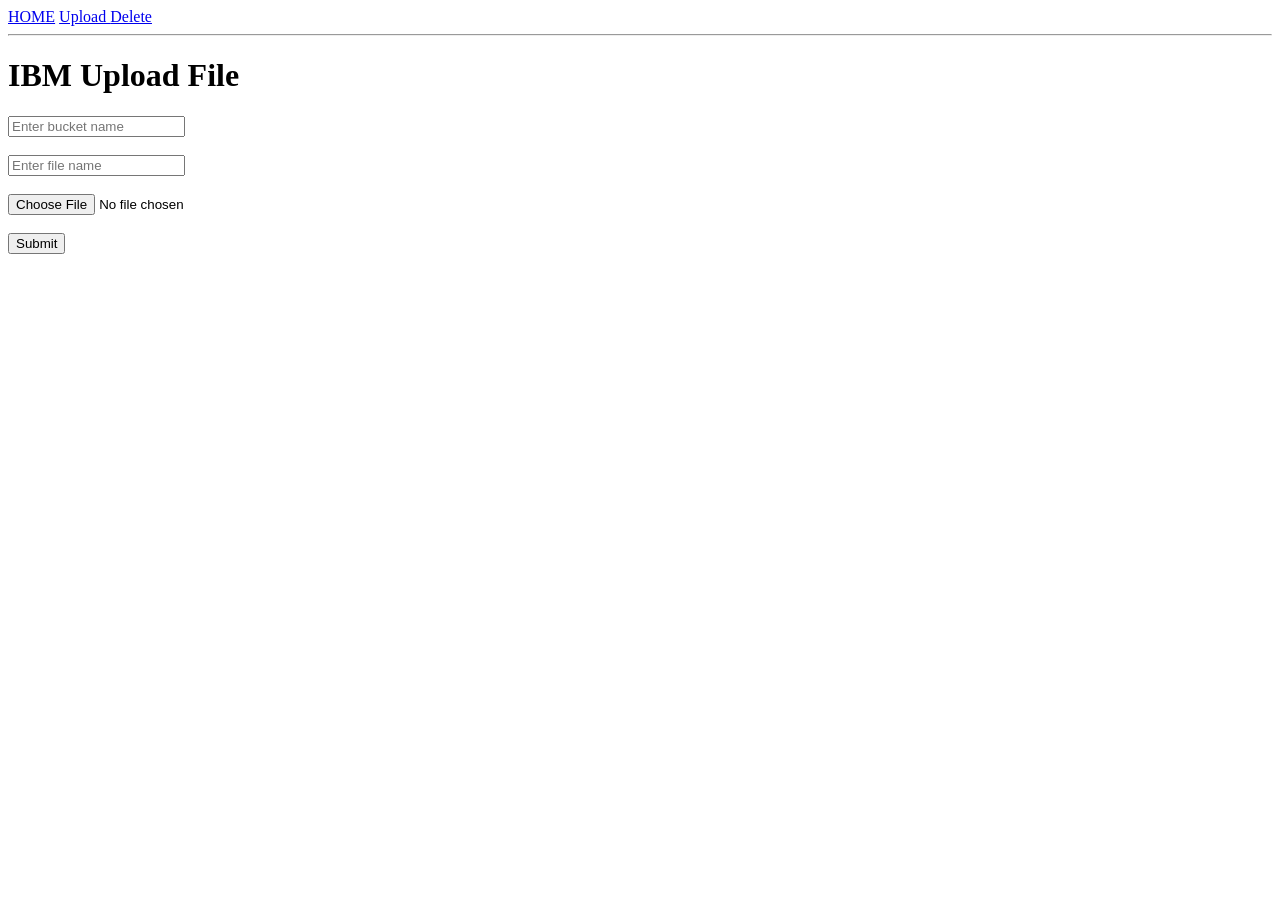
<file: Assignment2/Hari Assignment 2/templates/upload.html>
<html>
   <body>


<a href="/">HOME</a>
<a href="/uploader">Upload </a>
<a href="/deletefile">Delete </a>
<br><hr>

<h1>IBM Upload File</h1>

      <form action = "/uploader" method = "POST" 
         enctype = "multipart/form-data">
		 <input type = "text" placeholder="Enter bucket name" name = "bucket" />
		 <br>
		 <br>
		 <input type = "text" placeholder="Enter file name" name = "filename" />
		 <br>
		 <br>
         <input type = "file" name = "file" />
		 <br>
		 <br>
         <input type = "submit"/>
      </form>   
   </body>
</html>
</file>
<file: Assignment1/Hari Assignment 1/css/main.css>
/* Buttons */
/* Inputs */
/* Timeline custom component */
.timeline {
  border-left: 2px solid #E6E9ED;
  padding: 1rem 0; }

.timeline-card {
  position: relative;
  margin-left: 31px;
  border-left: 2px solid;
  margin-bottom: 2rem; }

.timeline-card:last-child {
  margin-bottom: 1rem; }

.timeline-card:before {
  content: '';
  display: inline-block;
  position: absolute;
  background-color: #fff;
  border-radius: 10px;
  width: 12px;
  height: 12px;
  top: 20px;
  left: -41px;
  border: 2px solid;
  z-index: 2; }

.timeline-card:after {
  content: '';
  display: inline-block;
  position: absolute;
  background-color: currentColor;
  width: 29px;
  height: 2px;
  top: 25px;
  left: -29px;
  z-index: 1; }

.timeline-card-primary {
  border-left-color: #4A89DC; }

.timeline-card-primary:before {
  border-color: #4A89DC; }

.timeline-card-primary:after {
  background-color: #4A89DC; }

.timeline-card-success {
  border-left-color: #37BC9B; }

.timeline-card-success:before {
  border-color: #37BC9B; }

.timeline-card-success:after {
  background-color: #37BC9B; }

html {
  scroll-behavior: smooth; }

.site-title {
  font-size: 1.25rem;
  line-height: 2.5rem; }

.nav-link {
  padding: 0;
  font-size: 1.25rem;
  line-height: 2.5rem;
  color: rgba(0, 0, 0, 0.5); }

.nav-link:hover,
.nav-link:focus,
.active .nav-link {
  color: rgba(0, 0, 0, 0.8); }

.nav-item + .nav-item {
  margin-left: 1rem; }

.cover {
  border-radius: 10px; }

.cover-bg {
  background-color: #4A89DC;
  background-image: url("data:image/svg+xml,%3Csvg xmlns='http://www.w3.org/2000/svg' width='100' height='100' viewBox='0 0 100 100'%3E%3Cg fill-rule='evenodd'%3E%3Cg fill='%23ffffff' fill-opacity='0.12'%3E%3Cpath opacity='.5' d='M96 [base64] 0v-9h-9v9h9zm-10 0v-9h-9v9h9zm-10 0v-9h-9v9h9zm-10 0v-9h-9v9h9zm-10 0v-9h-9v9h9zm-10 0v-9h-9v9h9zm-10 0v-9h-9v9h9zm-10 0v-9h-9v9h9zm-9-10h9v-9h-9v9zm10 0h9v-9h-9v9zm10 0h9v-9h-9v9zm10 0h9v-9h-9v9zm10 0h9v-9h-9v9zm10 0h9v-9h-9v9zm10 0h9v-9h-9v9zm10 0h9v-9h-9v9zm9-10v-9h-9v9h9zm-10 0v-9h-9v9h9zm-10 0v-9h-9v9h9zm-10 0v-9h-9v9h9zm-10 0v-9h-9v9h9zm-10 0v-9h-9v9h9zm-10 0v-9h-9v9h9zm-10 0v-9h-9v9h9zm-9-10h9v-9h-9v9zm10 0h9v-9h-9v9zm10 0h9v-9h-9v9zm10 0h9v-9h-9v9zm10 0h9v-9h-9v9zm10 0h9v-9h-9v9zm10 0h9v-9h-9v9zm10 0h9v-9h-9v9zm9-10v-9h-9v9h9zm-10 0v-9h-9v9h9zm-10 0v-9h-9v9h9zm-10 0v-9h-9v9h9zm-10 0v-9h-9v9h9zm-10 0v-9h-9v9h9zm-10 0v-9h-9v9h9zm-10 0v-9h-9v9h9zm-9-10h9v-9h-9v9zm10 0h9v-9h-9v9zm10 0h9v-9h-9v9zm10 0h9v-9h-9v9zm10 0h9v-9h-9v9zm10 0h9v-9h-9v9zm10 0h9v-9h-9v9zm10 0h9v-9h-9v9zm9-10v-9h-9v9h9zm-10 0v-9h-9v9h9zm-10 0v-9h-9v9h9zm-10 0v-9h-9v9h9zm-10 0v-9h-9v9h9zm-10 0v-9h-9v9h9zm-10 0v-9h-9v9h9zm-10 0v-9h-9v9h9zm-9-10h9v-9h-9v9zm10 0h9v-9h-9v9zm10 0h9v-9h-9v9zm10 0h9v-9h-9v9zm10 0h9v-9h-9v9zm10 0h9v-9h-9v9zm10 0h9v-9h-9v9zm10 0h9v-9h-9v9z'/%3E%3Cpath d='M6 5V0H5v5H0v1h5v94h1V6h94V5H6z'/%3E%3C/g%3E%3C/g%3E%3C/svg%3E");
  border-radius: 10px 10px 0 0; }

.avatar {
  max-width: 216px;
  max-height: 216px;
  margin-top: 20px;
  text-align: center;
  margin-left: auto;
  margin-right: auto; }

.avatar img {
  /* Safari 6.0 - 9.0 */
  filter: grayscale(100%); }

footer a:not(.nav-link) {
  color: inherit;
  border-bottom: 1px dashed;
  text-decoration: none;
  cursor: pointer; }

@media (min-width: 48em) {
  .site-title {
    float: left; }
  .site-nav {
    float: right; }
  .avatar {
    margin-bottom: -80px;
    margin-left: 0; } }

@media print {
  body {
    background-color: #fff; }
  .container {
    width: auto;
    max-width: 100%;
    padding: 0; }
  .cover, .cover-bg {
    border-radius: 0; }
  .cover.shadow-lg {
    box-shadow: none !important; }
  .cover-bg {
    padding: 5rem !important;
    padding-bottom: 10px !important; }
  .avatar {
    margin-top: -10px; }
  .about-section {
    padding: 6.5rem 5rem 2rem !important; }
  .skills-section,
  .work-experience-section,
  .education-section,
  .contant-section {
    padding: 1.5rem 5rem 2rem !important; }
  .page-break {
    padding-top: 5rem;
    page-break-before: always; } }
</file>
<file: Assignment1/Tharunkumar Assignment 1/css/main.css>
/* Buttons */
/* Inputs */
/* Timeline custom component */
.timeline {
  border-left: 2px solid #E6E9ED;
  padding: 1rem 0; }

.timeline-card {
  position: relative;
  margin-left: 31px;
  border-left: 2px solid;
  margin-bottom: 2rem; }

.timeline-card:last-child {
  margin-bottom: 1rem; }

.timeline-card:before {
  content: '';
  display: inline-block;
  position: absolute;
  background-color: #fff;
  border-radius: 10px;
  width: 12px;
  height: 12px;
  top: 20px;
  left: -41px;
  border: 2px solid;
  z-index: 2; }

.timeline-card:after {
  content: '';
  display: inline-block;
  position: absolute;
  background-color: currentColor;
  width: 29px;
  height: 2px;
  top: 25px;
  left: -29px;
  z-index: 1; }

.timeline-card-primary {
  border-left-color: #4A89DC; }

.timeline-card-primary:before {
  border-color: #4A89DC; }

.timeline-card-primary:after {
  background-color: #4A89DC; }

.timeline-card-success {
  border-left-color: #37BC9B; }

.timeline-card-success:before {
  border-color: #37BC9B; }

.timeline-card-success:after {
  background-color: #37BC9B; }

html {
  scroll-behavior: smooth; }

.site-title {
  font-size: 1.25rem;
  line-height: 2.5rem; }

.nav-link {
  padding: 0;
  font-size: 1.25rem;
  line-height: 2.5rem;
  color: rgba(0, 0, 0, 0.5); }

.nav-link:hover,
.nav-link:focus,
.active .nav-link {
  color: rgba(0, 0, 0, 0.8); }

.nav-item + .nav-item {
  margin-left: 1rem; }

.cover {
  border-radius: 10px; }

.cover-bg {
  background-color: #4A89DC;
  background-image: url("data:image/svg+xml,%3Csvg xmlns='http://www.w3.org/2000/svg' width='100' height='100' viewBox='0 0 100 100'%3E%3Cg fill-rule='evenodd'%3E%3Cg fill='%23ffffff' fill-opacity='0.12'%3E%3Cpath opacity='.5' d='M96 [base64] 0v-9h-9v9h9zm-10 0v-9h-9v9h9zm-10 0v-9h-9v9h9zm-10 0v-9h-9v9h9zm-10 0v-9h-9v9h9zm-10 0v-9h-9v9h9zm-10 0v-9h-9v9h9zm-10 0v-9h-9v9h9zm-9-10h9v-9h-9v9zm10 0h9v-9h-9v9zm10 0h9v-9h-9v9zm10 0h9v-9h-9v9zm10 0h9v-9h-9v9zm10 0h9v-9h-9v9zm10 0h9v-9h-9v9zm10 0h9v-9h-9v9zm9-10v-9h-9v9h9zm-10 0v-9h-9v9h9zm-10 0v-9h-9v9h9zm-10 0v-9h-9v9h9zm-10 0v-9h-9v9h9zm-10 0v-9h-9v9h9zm-10 0v-9h-9v9h9zm-10 0v-9h-9v9h9zm-9-10h9v-9h-9v9zm10 0h9v-9h-9v9zm10 0h9v-9h-9v9zm10 0h9v-9h-9v9zm10 0h9v-9h-9v9zm10 0h9v-9h-9v9zm10 0h9v-9h-9v9zm10 0h9v-9h-9v9zm9-10v-9h-9v9h9zm-10 0v-9h-9v9h9zm-10 0v-9h-9v9h9zm-10 0v-9h-9v9h9zm-10 0v-9h-9v9h9zm-10 0v-9h-9v9h9zm-10 0v-9h-9v9h9zm-10 0v-9h-9v9h9zm-9-10h9v-9h-9v9zm10 0h9v-9h-9v9zm10 0h9v-9h-9v9zm10 0h9v-9h-9v9zm10 0h9v-9h-9v9zm10 0h9v-9h-9v9zm10 0h9v-9h-9v9zm10 0h9v-9h-9v9zm9-10v-9h-9v9h9zm-10 0v-9h-9v9h9zm-10 0v-9h-9v9h9zm-10 0v-9h-9v9h9zm-10 0v-9h-9v9h9zm-10 0v-9h-9v9h9zm-10 0v-9h-9v9h9zm-10 0v-9h-9v9h9zm-9-10h9v-9h-9v9zm10 0h9v-9h-9v9zm10 0h9v-9h-9v9zm10 0h9v-9h-9v9zm10 0h9v-9h-9v9zm10 0h9v-9h-9v9zm10 0h9v-9h-9v9zm10 0h9v-9h-9v9z'/%3E%3Cpath d='M6 5V0H5v5H0v1h5v94h1V6h94V5H6z'/%3E%3C/g%3E%3C/g%3E%3C/svg%3E");
  border-radius: 10px 10px 0 0; }

.avatar {
  max-width: 216px;
  max-height: 216px;
  margin-top: 20px;
  text-align: center;
  margin-left: auto;
  margin-right: auto; }

.avatar img {
  /* Safari 6.0 - 9.0 */
  filter: grayscale(100%); }

footer a:not(.nav-link) {
  color: inherit;
  border-bottom: 1px dashed;
  text-decoration: none;
  cursor: pointer; }

@media (min-width: 48em) {
  .site-title {
    float: left; }
  .site-nav {
    float: right; }
  .avatar {
    margin-bottom: -80px;
    margin-left: 0; } }

@media print {
  body {
    background-color: #fff; }
  .container {
    width: auto;
    max-width: 100%;
    padding: 0; }
  .cover, .cover-bg {
    border-radius: 0; }
  .cover.shadow-lg {
    box-shadow: none !important; }
  .cover-bg {
    padding: 5rem !important;
    padding-bottom: 10px !important; }
  .avatar {
    margin-top: -10px; }
  .about-section {
    padding: 6.5rem 5rem 2rem !important; }
  .skills-section,
  .work-experience-section,
  .education-section,
  .contant-section {
    padding: 1.5rem 5rem 2rem !important; }
  .page-break {
    padding-top: 5rem;
    page-break-before: always; } }
</file>
<file: Assignment1/Panabakam sri vignesh/Vignesh Assignment 1/css/main.css>
/* Buttons */
/* Inputs */
/* Timeline custom component */
.timeline {
  border-left: 2px solid #E6E9ED;
  padding: 1rem 0; }

.timeline-card {
  position: relative;
  margin-left: 31px;
  border-left: 2px solid;
  margin-bottom: 2rem; }

.timeline-card:last-child {
  margin-bottom: 1rem; }

.timeline-card:before {
  content: '';
  display: inline-block;
  position: absolute;
  background-color: #fff;
  border-radius: 10px;
  width: 12px;
  height: 12px;
  top: 20px;
  left: -41px;
  border: 2px solid;
  z-index: 2; }

.timeline-card:after {
  content: '';
  display: inline-block;
  position: absolute;
  background-color: currentColor;
  width: 29px;
  height: 2px;
  top: 25px;
  left: -29px;
  z-index: 1; }

.timeline-card-primary {
  border-left-color: #4A89DC; }

.timeline-card-primary:before {
  border-color: #4A89DC; }

.timeline-card-primary:after {
  background-color: #4A89DC; }

.timeline-card-success {
  border-left-color: #37BC9B; }

.timeline-card-success:before {
  border-color: #37BC9B; }

.timeline-card-success:after {
  background-color: #37BC9B; }

html {
  scroll-behavior: smooth; }

.site-title {
  font-size: 1.25rem;
  line-height: 2.5rem; }

.nav-link {
  padding: 0;
  font-size: 1.25rem;
  line-height: 2.5rem;
  color: rgba(0, 0, 0, 0.5); }

.nav-link:hover,
.nav-link:focus,
.active .nav-link {
  color: rgba(0, 0, 0, 0.8); }

.nav-item + .nav-item {
  margin-left: 1rem; }

.cover {
  border-radius: 10px; }

.cover-bg {
  background-color: #4A89DC;
  background-image: url("data:image/svg+xml,%3Csvg xmlns='http://www.w3.org/2000/svg' width='100' height='100' viewBox='0 0 100 100'%3E%3Cg fill-rule='evenodd'%3E%3Cg fill='%23ffffff' fill-opacity='0.12'%3E%3Cpath opacity='.5' d='M96 [base64] 0v-9h-9v9h9zm-10 0v-9h-9v9h9zm-10 0v-9h-9v9h9zm-10 0v-9h-9v9h9zm-10 0v-9h-9v9h9zm-10 0v-9h-9v9h9zm-10 0v-9h-9v9h9zm-10 0v-9h-9v9h9zm-9-10h9v-9h-9v9zm10 0h9v-9h-9v9zm10 0h9v-9h-9v9zm10 0h9v-9h-9v9zm10 0h9v-9h-9v9zm10 0h9v-9h-9v9zm10 0h9v-9h-9v9zm10 0h9v-9h-9v9zm9-10v-9h-9v9h9zm-10 0v-9h-9v9h9zm-10 0v-9h-9v9h9zm-10 0v-9h-9v9h9zm-10 0v-9h-9v9h9zm-10 0v-9h-9v9h9zm-10 0v-9h-9v9h9zm-10 0v-9h-9v9h9zm-9-10h9v-9h-9v9zm10 0h9v-9h-9v9zm10 0h9v-9h-9v9zm10 0h9v-9h-9v9zm10 0h9v-9h-9v9zm10 0h9v-9h-9v9zm10 0h9v-9h-9v9zm10 0h9v-9h-9v9zm9-10v-9h-9v9h9zm-10 0v-9h-9v9h9zm-10 0v-9h-9v9h9zm-10 0v-9h-9v9h9zm-10 0v-9h-9v9h9zm-10 0v-9h-9v9h9zm-10 0v-9h-9v9h9zm-10 0v-9h-9v9h9zm-9-10h9v-9h-9v9zm10 0h9v-9h-9v9zm10 0h9v-9h-9v9zm10 0h9v-9h-9v9zm10 0h9v-9h-9v9zm10 0h9v-9h-9v9zm10 0h9v-9h-9v9zm10 0h9v-9h-9v9zm9-10v-9h-9v9h9zm-10 0v-9h-9v9h9zm-10 0v-9h-9v9h9zm-10 0v-9h-9v9h9zm-10 0v-9h-9v9h9zm-10 0v-9h-9v9h9zm-10 0v-9h-9v9h9zm-10 0v-9h-9v9h9zm-9-10h9v-9h-9v9zm10 0h9v-9h-9v9zm10 0h9v-9h-9v9zm10 0h9v-9h-9v9zm10 0h9v-9h-9v9zm10 0h9v-9h-9v9zm10 0h9v-9h-9v9zm10 0h9v-9h-9v9z'/%3E%3Cpath d='M6 5V0H5v5H0v1h5v94h1V6h94V5H6z'/%3E%3C/g%3E%3C/g%3E%3C/svg%3E");
  border-radius: 10px 10px 0 0; }

.avatar {
  max-width: 216px;
  max-height: 216px;
  margin-top: 20px;
  text-align: center;
  margin-left: auto;
  margin-right: auto; }

.avatar img {
  /* Safari 6.0 - 9.0 */
  filter: grayscale(100%); }

footer a:not(.nav-link) {
  color: inherit;
  border-bottom: 1px dashed;
  text-decoration: none;
  cursor: pointer; }

@media (min-width: 48em) {
  .site-title {
    float: left; }
  .site-nav {
    float: right; }
  .avatar {
    margin-bottom: -80px;
    margin-left: 0; } }

@media print {
  body {
    background-color: #fff; }
  .container {
    width: auto;
    max-width: 100%;
    padding: 0; }
  .cover, .cover-bg {
    border-radius: 0; }
  .cover.shadow-lg {
    box-shadow: none !important; }
  .cover-bg {
    padding: 5rem !important;
    padding-bottom: 10px !important; }
  .avatar {
    margin-top: -10px; }
  .about-section {
    padding: 6.5rem 5rem 2rem !important; }
  .skills-section,
  .work-experience-section,
  .education-section,
  .contant-section {
    padding: 1.5rem 5rem 2rem !important; }
  .page-break {
    padding-top: 5rem;
    page-break-before: always; } }
</file>
